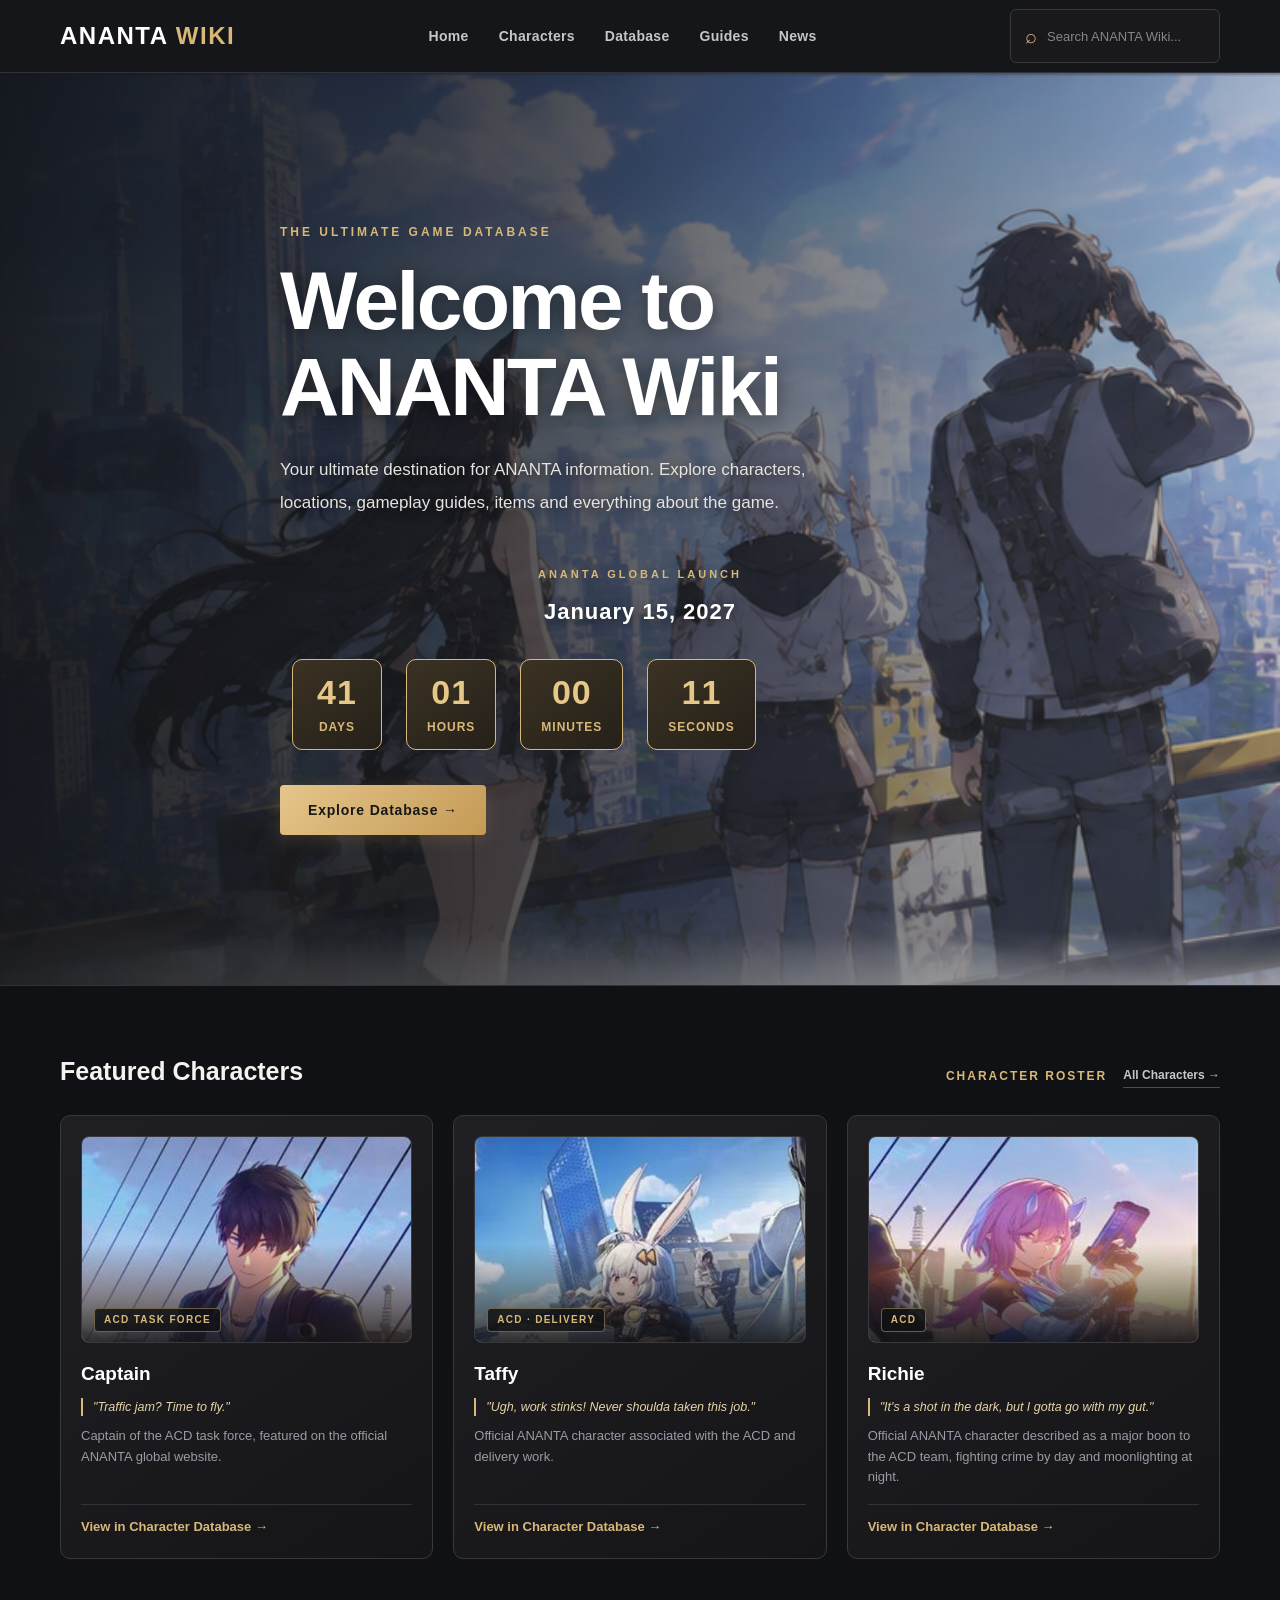
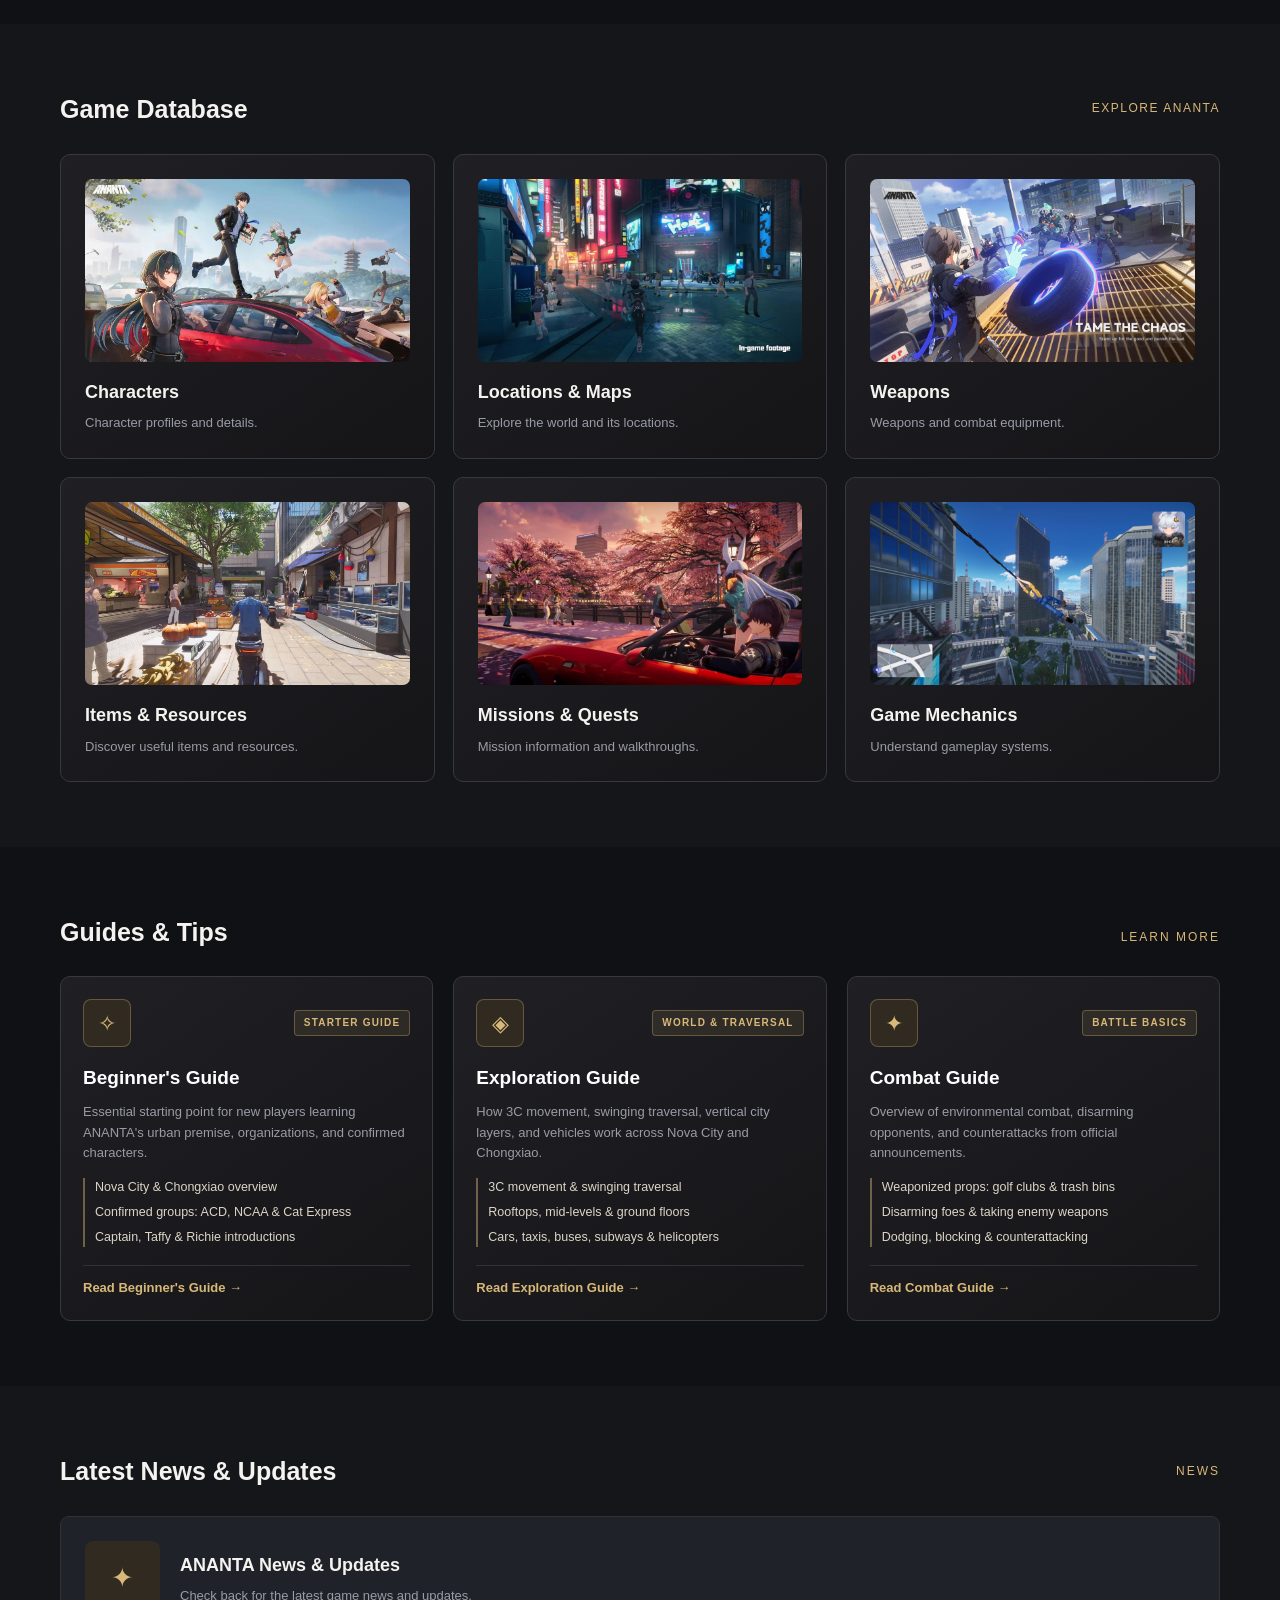
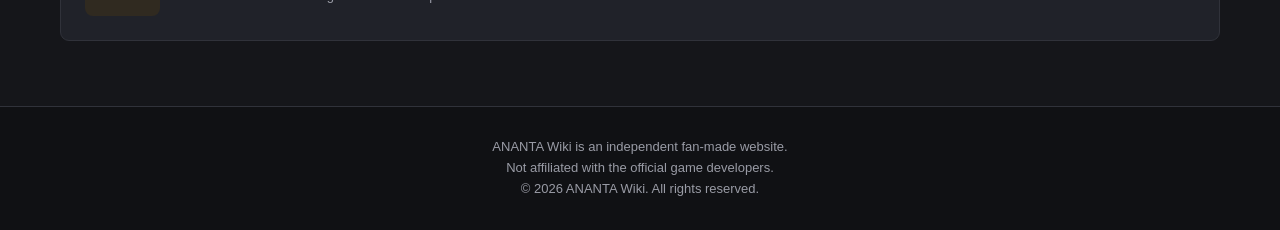
<file: index.html>
<!DOCTYPE html>
<html lang="en">
<head>
  <meta charset="UTF-8">
  <meta name="viewport" content="width=device-width, initial-scale=1.0">
  <meta name="description" content="ANANTA Wiki - Your ultimate guide to characters, locations, gameplay, guides and information.">
  <title>ANANTA Wiki - Game Database & Guides</title>
  <style>
    :root {
      --bg: #101114;
      --panel: #191b20;
      --panel2: #202229;
      --gold: #d8b879;
      --text: #f4f3ef;
      --muted: #999ba5;
      --border: #30323a;
    }

    * { box-sizing: border-box; margin: 0; padding: 0; }

    html { scroll-behavior: smooth; }

    body {
      background: var(--bg);
      color: var(--text);
      font-family: Arial, Helvetica, sans-serif;
      line-height: 1.6;
    }

    a { color: inherit; text-decoration: none; }

    .container {
      width: min(1160px, 92%);
      margin: auto;
    }
.countdown-banner {
  background: transparent;
  border-bottom: none;
  text-align: center;
  padding: 15px 12px;
}

.countdown-title {
  color: #d8b879;
  font-size: 11px;
  font-weight: bold;
  letter-spacing: 3px;
  margin-bottom: 4px;
}

.countdown-date {
  color: #f4f3ef;
  font-size: 18px;
  font-weight: bold;
  margin-bottom: 5px;
}

#countdown {
  color: #d8b879;
  font-size: 15px;
  font-weight: bold;
  letter-spacing: 1px;
}
    .countdown-grid {
  display: flex;
  gap: 24px;
  margin: 30px 0 20px;
  flex-wrap: wrap;
}

.countdown-box {
  background: linear-gradient(145deg, #3b3223, #252019);
  border: 1px solid #d8b879;
  border-radius: 10px;
  padding: 12px 20px;
  text-align: center;
  min-width: 90px;
}

.countdown-box strong {
  display: block;
  color: #e5c787;
  font-size: 34px;
  font-weight: 800;
  line-height: 1.2;
}

.countdown-box span {
  display: block;
  color: #d8b879;
  font-size: 12px;
  margin-top: 5px;
  letter-spacing: 1px;
}
    header {
      background: #15161a;
      border-bottom: 1px solid var(--border);
      position: sticky;
      top: 0;
      z-index: 10;
    }

    .navbar {
      min-height: 72px;
      display: flex;
      align-items: center;
      justify-content: space-between;
      gap: 24px;
    }

   .logo {
  font-size: 24px;
  font-weight: 800;
  letter-spacing: 1.5px;
  color: #ffffff;
  white-space: nowrap;
}

    .logo span { color: var(--gold); }

   nav {
  display: flex;
  align-items: center;
  gap: 30px;
  white-space: nowrap;
}

   nav a {
  color: #c6c6ca;
  font-size: 14px;
  font-weight: 600;
  letter-spacing: 0.3px;
  transition: color .2s;
  white-space: nowrap;
}

nav a:hover {
  color: var(--gold);
}

    nav a:hover { color: var(--gold); }
    .nav-search {
  display: flex;
  align-items: center;
  gap: 10px;
  width: 210px;
flex-shrink: 0;
  padding: 10px 14px;
  border: 1px solid #39383a;
  border-radius: 6px;
  background: #19191c;
  color: var(--gold);
}

.nav-search span {
  font-size: 20px;
}

.nav-search input {
  width: 100%;
  border: none;
  outline: none;
  background: transparent;
  color: #ffffff;
  font-size: 13px;
}

.nav-search input::placeholder {
  color: #85858b;
}

    .hero {
      min-height: 520px;
      display: flex;
      align-items: center;
     background:
 linear-gradient(90deg, rgba(16,17,20,.92) 0%, rgba(16,17,20,.68) 45%, rgba(16,17,20,.18) 100%),
  url("ananta_hero_background_preview.png") center 50% / cover no-repeat;
      border-bottom: 1px solid var(--border);
    }

   .hero-content {
  padding: 85px 0;
  max-width: 720px;
  width: 100%;
}

    .eyebrow {
      color: var(--gold);
      font-size: 12px;
      font-weight: bold;
      letter-spacing: 3px;
      margin-bottom: 16px;
    }

h1 {
  font-size: clamp(52px, 7.5vw, 82px);
  line-height: 1.05;
  margin-bottom: 24px;
  letter-spacing: -2.5px;
  font-weight: 800;
  color: #ffffff;
  text-shadow: 0 3px 20px rgba(0, 0, 0, 0.5);
}

 .hero p {
  color: #e5e3df;
  max-width: 560px;
  font-size: 17px;
  line-height: 1.9;
  margin-bottom: 32px;
  text-shadow: 0 2px 12px rgba(0, 0, 0, 0.6);
}

    .button {
  display: inline-flex;
  align-items: center;
  justify-content: center;
  background: linear-gradient(135deg, #e5c58b, #c49a55);
  color: #171717;
  padding: 14px 28px;
  border-radius: 4px;
  font-size: 14px;
  font-weight: 800;
  letter-spacing: 0.8px;
  transition: all .25s ease;
  box-shadow: 0 4px 18px rgba(196, 154, 85, 0.2);
}

.button:hover {
  background: linear-gradient(135deg, #f0d9ad, #d8b879);
  transform: translateY(-2px);
  box-shadow: 0 7px 22px rgba(196, 154, 85, 0.3);
}

    section { padding: 65px 0; }

    .section-heading {
      display: flex;
      justify-content: space-between;
      align-items: center;
      margin-bottom: 25px;
      gap: 15px;
    }

    h2 { font-size: 25px; }

    .section-heading span {
      color: var(--gold);
      font-size: 12px;
      letter-spacing: 2px;
    }

    .cards {
      display: grid;
      grid-template-columns: repeat(3, 1fr);
      gap: 18px;
    }

    .card {
      background: var(--panel);
      border: 1px solid var(--border);
      border-radius: 9px;
      padding: 24px;
      transition: transform .2s, border-color .2s;
    }

    .card:hover {
      transform: translateY(-4px);
      border-color: var(--gold);
    }

    .card-icon {
      width: 48px;
      height: 48px;
      display: grid;
      place-items: center;
      background: #302a20;
      color: var(--gold);
      border-radius: 8px;
      font-size: 23px;
      margin-bottom: 17px;
    }

    .card h3 { font-size: 18px; margin-bottom: 7px; }

    .card p {
      font-size: 13px;
      color: var(--muted);
    }

    .database { background: #15161a; }

    .database .card { background: var(--panel2); }

    .search {
      display: flex;
      max-width: 550px;
      margin-top: 25px;
      background: var(--panel);
      border: 1px solid var(--border);
      border-radius: 6px;
      overflow: hidden;
    }

    .search input {
      flex: 1;
      min-width: 0;
      padding: 14px;
      background: transparent;
      border: 0;
      outline: 0;
      color: white;
      font-size: 14px;
    }

    .search button {
      padding: 0 20px;
      border: 0;
      background: var(--gold);
      font-weight: bold;
      cursor: pointer;
    }

    .news-card {
      display: flex;
      gap: 20px;
      align-items: center;
    }

    .news-icon {
      width: 75px;
      height: 75px;
      flex-shrink: 0;
      display: grid;
      place-items: center;
      background: #302a20;
      border-radius: 8px;
      color: var(--gold);
      font-size: 27px;
    }

    .news-card p {
      color: var(--muted);
      font-size: 13px;
      margin-top: 5px;
    }

    footer {
      border-top: 1px solid var(--border);
      padding: 30px 0;
      color: var(--muted);
      font-size: 13px;
      text-align: center;
    }

  .countdown-date {
  color: #ffffff;
  font-size: 22px;
  font-weight: 700;
  letter-spacing: 1px;
  margin: 10px 0 18px;
  text-shadow: 0 2px 10px rgba(0, 0, 0, 0.5);
}

@media (max-width: 768px) {
  .navbar {
    min-height: 68px;
    display: flex;
    flex-wrap: wrap;
    align-items: center;
    justify-content: space-between;
    gap: 12px;
    padding-top: 10px;
    padding-bottom: 10px;
  }

  .logo {
    font-size: 18px;
    flex-shrink: 0;
  }

  .nav-search {
    width: 150px;
    flex-shrink: 0;
    padding: 8px 10px;
  }

  nav {
    order: 3;
    width: 100%;
    justify-content: center;
    flex-wrap: wrap;
    gap: 16px;
  }

  .hero {
    min-height: 560px;
    background-size: cover;
    background-position: center, 72% center;
    background-repeat: no-repeat;
  }

  .hero-content {
    padding: 55px 0;
    max-width: 100%;
    width: 100%;
  }

  h1 {
    font-size: clamp(42px, 10vw, 58px);
    line-height: 1.08;
    letter-spacing: -1.5px;
  }

  .hero p {
    max-width: 100%;
    font-size: 15px;
    line-height: 1.7;
  }

  .countdown-banner {
    width: 100%;
    box-sizing: border-box;
    padding: 12px 0;
  }

  .countdown-date {
    font-size: 20px;
  }

  .countdown-grid {
    display: grid;
    grid-template-columns: repeat(4, minmax(0, 1fr));
    width: 100%;
    max-width: 100%;
    box-sizing: border-box;
    gap: 8px;
    margin: 25px 0 20px;
  }

  .countdown-box {
    display: block;
    width: 100%;
    min-width: 0;
    box-sizing: border-box;
    padding: 12px 2px;
  }

  .countdown-box strong {
    font-size: 20px;
  }

  .countdown-box span {
    font-size: 9px;
    letter-spacing: 0;
  }
}

@media (max-width: 420px) {
  .cards {
    grid-template-columns: 1fr;
  }

  .countdown-grid {
    gap: 5px;
  }

  .countdown-box {
    padding: 10px 1px;
  }

  .countdown-box strong {
    font-size: 18px;
  }

  .countdown-box span {
    font-size: 8px;
  }
}

/* Featured Characters */
#characters .section-heading {
  display: flex;
  justify-content: space-between;
  align-items: baseline;
  gap: 12px;
  margin-bottom: 24px;
  flex-wrap: wrap;
}

#characters .section-heading h2 {
  font-size: 25px;
  color: var(--text);
  font-weight: 700;
}

#characters .character-heading-right {
  display: flex;
  align-items: center;
  gap: 16px;
}

#characters .character-eyebrow {
  color: var(--gold);
  font-size: 12px;
  font-weight: 700;
  letter-spacing: 2px;
}

#characters .character-all-link {
  color: #c6c6ca;
  font-size: 12px;
  font-weight: 700;
  text-decoration: none;
  border-bottom: 1px solid rgba(216, 184, 121, 0.35);
  padding-bottom: 2px;
  transition: color 0.2s ease, border-color 0.2s ease;
}

#characters .character-all-link:hover {
  color: var(--gold);
  border-color: var(--gold);
}

#characters .cards {
  display: grid;
  grid-template-columns: repeat(3, minmax(0, 1fr));
  gap: 20px;
  align-items: stretch;
}

#characters .card {
  display: flex;
  flex-direction: column;
  height: 100%;
  min-height: 0;
  padding: 20px;
  background: linear-gradient(145deg, #202024, #151518);
  border: 1px solid #39383a;
  border-radius: 10px;
  text-decoration: none;
  color: inherit;
  transition: transform 0.2s ease, border-color 0.2s ease;
}

#characters .card:hover {
  transform: translateY(-4px);
  border-color: var(--gold);
}

#characters .character-media {
  position: relative;
  width: 100%;
  aspect-ratio: 16 / 10;
  border-radius: 8px;
  overflow: hidden;
  border: 1px solid #39383a;
  margin-bottom: 16px;
  background: #141519;
}

#characters .character-media img {
  display: block;
  width: 100%;
  height: 100%;
  object-fit: cover;
}

#characters .character-media::after {
  content: "";
  position: absolute;
  inset: 0;
  background: linear-gradient(180deg, transparent 52%, rgba(16, 17, 20, 0.86) 100%);
  pointer-events: none;
}

#characters .character-role-badge {
  position: absolute;
  left: 12px;
  bottom: 10px;
  z-index: 1;
  display: inline-block;
  padding: 3px 9px;
  border-radius: 4px;
  background: rgba(16, 17, 20, 0.84);
  border: 1px solid rgba(216, 184, 121, 0.45);
  color: var(--gold);
  font-size: 10px;
  font-weight: 700;
  letter-spacing: 1.3px;
  text-transform: uppercase;
}

#characters .character-name {
  font-size: 19px;
  font-weight: 700;
  color: #ffffff;
  margin-bottom: 8px;
}

#characters .character-tagline {
  font-size: 12.5px;
  font-style: italic;
  color: #e6d3aa;
  border-left: 2px solid var(--gold);
  padding-left: 10px;
  margin-bottom: 10px;
  line-height: 1.45;
}

#characters .character-desc {
  font-size: 13px;
  color: var(--muted);
  line-height: 1.6;
  margin-bottom: 16px;
  flex: 1;
}

#characters .character-cta {
  display: inline-flex;
  align-items: center;
  gap: 6px;
  width: 100%;
  margin-top: auto;
  padding-top: 12px;
  border-top: 1px solid var(--border);
  font-size: 13px;
  font-weight: 700;
  color: var(--gold);
  white-space: nowrap;
}

@media (max-width: 768px) {
  #characters .cards {
    grid-template-columns: repeat(2, minmax(0, 1fr));
    gap: 14px;
  }

  #characters .card {
    min-width: 0;
  }
}

@media (max-width: 520px) {
  #characters .section-heading {
    flex-direction: column;
    align-items: flex-start;
    gap: 6px;
    margin-bottom: 18px;
  }

  #characters .section-heading h2 {
    font-size: 22px;
    line-height: 1.2;
    letter-spacing: -0.2px;
  }

  #characters .character-heading-right {
    width: 100%;
    justify-content: space-between;
    gap: 12px;
  }

  #characters .character-eyebrow {
    font-size: 11px;
    letter-spacing: 1.8px;
  }

  #characters .cards {
    grid-template-columns: 1fr;
    gap: 14px;
  }
}

/* Game Database */
#database .cards {
  display: grid;
  grid-template-columns: repeat(3, minmax(0, 1fr));
  gap: 18px;
}

#database .card {
  min-height: 190px;
  padding: 24px;
  background: linear-gradient(145deg, #202024, #151518);
  border: 1px solid #39383a;
  border-radius: 10px;
  transition: transform .2s, border-color .2s;
}

#database .card:hover {
  transform: translateY(-4px);
  border-color: var(--gold);
}

@media (max-width: 768px) {
  #database .cards {
    grid-template-columns: repeat(2, minmax(0, 1fr));
    gap: 12px;
  }

  #database .card {
    min-height: 180px;
    padding: 18px;
  }

  #database .card h3 {
    font-size: 15px;
  }

  #database .card p {
    font-size: 12px;
    line-height: 1.6;
  }
}

@media (max-width: 420px) {
  #database .cards {
    grid-template-columns: 1fr;
  }
}

/* Game Database */
#database .cards {
  display: grid;
  grid-template-columns: repeat(3, minmax(0, 1fr));
  gap: 18px;
}

#database .card {
  min-height: 190px;
  padding: 24px;
  background: linear-gradient(145deg, #202024, #151518);
  border: 1px solid #39383a;
  border-radius: 10px;
  transition: transform .2s, border-color .2s;
}

#database .card:hover {
  transform: translateY(-4px);
  border-color: var(--gold);
}

@media (max-width: 768px) {
  #database .cards {
    grid-template-columns: repeat(2, minmax(0, 1fr));
    gap: 12px;
  }

  #database .card {
    min-height: 180px;
    padding: 18px;
  }

  #database .card h3 {
    font-size: 15px;
  }

  #database .card p {
    font-size: 12px;
    line-height: 1.6;
  }
}

@media (max-width: 420px) {
  #database .cards {
    grid-template-columns: 1fr;
  }
}

/* Game Database Heading */
#database .section-heading {
  display: flex;
  align-items: center;
  justify-content: space-between;
  gap: 10px;
  flex-wrap: nowrap;
}

#database .section-heading h2 {
  color: #f4f3ef;
  white-space: nowrap;
}

#database .section-heading span {
  color: var(--gold);
  white-space: nowrap;
  letter-spacing: 1.5px;
}

@media (max-width: 768px) {
  #database .section-heading h2 {
    font-size: clamp(18px, 4.5vw, 22px);
  }

  #database .section-heading span {
    font-size: 9px;
    letter-spacing: 1px;
  }
}

/* Game Database Images */
#database .database-image {
  display: block;
  width: 100%;
  aspect-ratio: 16 / 9;
  object-fit: cover;
  border-radius: 7px;
  margin-bottom: 16px;
}

#database .database-cards .card {
  overflow: hidden;
}

@media (max-width: 768px) {
  #database .database-image {
    aspect-ratio: 16 / 9;
    margin-bottom: 12px;
  }
}

@media (max-width: 420px) {
  #database .database-image {
    aspect-ratio: 16 / 9;
  }
}

/* Guides & Tips */
#guides .section-heading {
  display: flex;
  justify-content: space-between;
  align-items: baseline;
  gap: 12px;
  margin-bottom: 24px;
  flex-wrap: wrap;
}

#guides .section-heading h2 {
  font-size: 25px;
  color: var(--text);
  font-weight: 700;
}

#guides .cards {
  display: grid;
  grid-template-columns: repeat(3, minmax(0, 1fr));
  gap: 20px;
  align-items: stretch;
}

#guides .card {
  display: flex;
  flex-direction: column;
  height: 100%;
  min-height: 0;
  padding: 22px;
  background: linear-gradient(145deg, #202024, #151518);
  border: 1px solid #39383a;
  border-radius: 10px;
  text-decoration: none;
  color: inherit;
  transition: transform 0.2s ease, border-color 0.2s ease, box-shadow 0.2s ease;
}

#guides .card:hover {
  transform: translateY(-4px);
  border-color: var(--gold);
  box-shadow: 0 10px 26px rgba(0, 0, 0, 0.35);
}

#guides .guide-card-top {
  display: flex;
  align-items: center;
  justify-content: space-between;
  gap: 12px;
  margin-bottom: 16px;
}

#guides .guide-icon {
  width: 48px;
  height: 48px;
  flex-shrink: 0;
  display: grid;
  place-items: center;
  background: #302a20;
  border: 1px solid rgba(216, 184, 121, 0.32);
  border-radius: 8px;
  color: var(--gold);
  font-size: 22px;
}

#guides .guide-tag {
  display: inline-block;
  padding: 4px 9px;
  border-radius: 4px;
  background: rgba(216, 184, 121, 0.1);
  border: 1px solid rgba(216, 184, 121, 0.32);
  color: var(--gold);
  font-size: 10px;
  font-weight: 700;
  letter-spacing: 1.2px;
  text-transform: uppercase;
  white-space: nowrap;
}

#guides .guide-title {
  font-size: 19px;
  font-weight: 700;
  color: #ffffff;
  margin-bottom: 8px;
}

#guides .guide-desc {
  font-size: 13px;
  color: var(--muted);
  line-height: 1.6;
  margin-bottom: 14px;
}

#guides .guide-topics {
  list-style: none;
  display: flex;
  flex-direction: column;
  gap: 7px;
  margin-bottom: 18px;
  padding-left: 10px;
  border-left: 2px solid rgba(216, 184, 121, 0.45);
  flex: 1;
}

#guides .guide-topics li {
  font-size: 12.5px;
  color: #dcd6c8;
  line-height: 1.45;
}

#guides .guide-cta {
  display: inline-flex;
  align-items: center;
  gap: 6px;
  width: 100%;
  margin-top: auto;
  padding-top: 12px;
  border-top: 1px solid var(--border);
  font-size: 13px;
  font-weight: 700;
  color: var(--gold);
  white-space: nowrap;
}

@media (max-width: 768px) {
  #guides .cards {
    grid-template-columns: repeat(2, minmax(0, 1fr));
    gap: 14px;
  }

  #guides .card {
    min-width: 0;
    padding: 20px;
  }
}

@media (max-width: 520px) {
  #guides .section-heading {
    flex-direction: column;
    align-items: flex-start;
    gap: 6px;
    margin-bottom: 18px;
  }

  #guides .section-heading h2 {
    font-size: 22px;
    line-height: 1.2;
    letter-spacing: -0.2px;
  }

  #guides .section-heading span {
    font-size: 11px;
    letter-spacing: 1.8px;
  }

  #guides .cards {
    grid-template-columns: 1fr;
    gap: 14px;
  }
}

  </style>
</head>

<body>

</div>
<header>
  <div class="container navbar">
    <a href="#" class="logo">ANANTA <span>WIKI</span></a>

    <nav>
      <a href="#home">Home</a>
      <a href="#characters">Characters</a>
      <a href="#database">Database</a>
      <a href="#guides">Guides</a>
      <a href="#news">News</a>
    </nav>

    <div class="nav-search">
      <span>⌕</span>
      <input type="search" placeholder="Search ANANTA Wiki...">
    </div>
  </div>
</header>

<main>
  <section class="hero" id="home">
    <div class="container hero-content">
      <div class="eyebrow">THE ULTIMATE GAME DATABASE</div>
      <h1>Welcome to<br>ANANTA Wiki</h1>
      <p>
        Your ultimate destination for ANANTA information.
        Explore characters, locations, gameplay guides,
        items and everything about the game.
      </p>
 <div class="countdown-banner">
  <div class="countdown-title">
    ANANTA GLOBAL LAUNCH
  </div>

  <div class="countdown-date">
    January 15, 2027
  </div>

  <div id="countdown">
    <div class="countdown-grid">
      <div class="countdown-box">
        <strong id="days">00</strong>
        <span>DAYS</span>
      </div>

      <div class="countdown-box">
        <strong id="hours">00</strong>
        <span>HOURS</span>
      </div>

      <div class="countdown-box">
        <strong id="minutes">00</strong>
        <span>MINUTES</span>
      </div>

      <div class="countdown-box">
        <strong id="seconds">00</strong>
        <span>SECONDS</span>
      </div>
    </div>
  </div>
</div>

<a href="#database" class="button">Explore Database →</a>
    </div>
  </section>

  <section id="characters">
    <div class="container">
      <div class="section-heading">
        <h2>Featured Characters</h2>
        <div class="character-heading-right">
          <span class="character-eyebrow">CHARACTER ROSTER</span>
          <a class="character-all-link" href="#database">All Characters →</a>
        </div>
      </div>

      <div class="cards">
        <a class="card" href="#database">
          <div class="character-media">
            <img src="images/characters/captain.jpg" alt="Captain — ACD Task Force" loading="lazy">
            <span class="character-role-badge">ACD Task Force</span>
          </div>
          <h3 class="character-name">Captain</h3>
          <p class="character-tagline">"Traffic jam? Time to fly."</p>
          <p class="character-desc">Captain of the ACD task force, featured on the official ANANTA global website.</p>
          <div class="character-cta"><span>View in Character Database →</span></div>
        </a>

        <a class="card" href="#database">
          <div class="character-media">
            <img src="images/characters/taffy.jpg" alt="Taffy — ANANTA ACD" loading="lazy">
            <span class="character-role-badge">ACD · Delivery</span>
          </div>
          <h3 class="character-name">Taffy</h3>
          <p class="character-tagline">"Ugh, work stinks! Never shoulda taken this job."</p>
          <p class="character-desc">Official ANANTA character associated with the ACD and delivery work.</p>
          <div class="character-cta"><span>View in Character Database →</span></div>
        </a>

        <a class="card" href="#database">
          <div class="character-media">
            <img src="images/characters/richie.jpg" alt="Richie — ANANTA ACD" loading="lazy">
            <span class="character-role-badge">ACD</span>
          </div>
          <h3 class="character-name">Richie</h3>
          <p class="character-tagline">"It's a shot in the dark, but I gotta go with my gut."</p>
          <p class="character-desc">Official ANANTA character described as a major boon to the ACD team, fighting crime by day and moonlighting at night.</p>
          <div class="character-cta"><span>View in Character Database →</span></div>
        </a>
      </div>
    </div>
  </section>

  <section class="database" id="database">
    <div class="container">
      <div class="section-heading">
        <h2>Game Database</h2>
        <span>EXPLORE ANANTA</span>
      </div>

   
      <div class="cards database-cards">
        <a class="card" href="#characters">
          <img class="database-image" src="database-characters.jfif" alt="ANANTA Characters" loading="lazy">
          <h3>Characters</h3>
          <p>Character profiles and details.</p>
        </a>

        <a class="card" href="#guides">
          <img class="database-image" src="database-locations.jfif" alt="ANANTA Locations and Maps" loading="lazy">
          <h3>Locations & Maps</h3>
          <p>Explore the world and its locations.</p>
        </a>

        <a class="card" href="#guides">
          <img class="database-image" src="database-weapons.jfif" alt="ANANTA Weapons" loading="lazy">
          <h3>Weapons</h3>
          <p>Weapons and combat equipment.</p>
        </a>

        <a class="card" href="#guides">
          <img class="database-image" src="database-items.jfif" alt="ANANTA Items and Resources" loading="lazy">
          <h3>Items & Resources</h3>
          <p>Discover useful items and resources.</p>
        </a>

        <a class="card" href="#guides">
          <img class="database-image" src="database-missions.jfif" alt="ANANTA Missions and Quests" loading="lazy">
          <h3>Missions & Quests</h3>
          <p>Mission information and walkthroughs.</p>
        </a>

        <a class="card" href="#guides">
          <img class="database-image" src="database-mechanics.jfif" alt="ANANTA Game Mechanics" loading="lazy">
          <h3>Game Mechanics</h3>
          <p>Understand gameplay systems.</p>
        </a>
      </div>
    </div>
  </section>

  <section id="guides">
    <div class="container">
      <div class="section-heading">
        <h2>Guides &amp; Tips</h2>
        <span>LEARN MORE</span>
      </div>

      <div class="cards">
        <a class="card" href="guides/beginners-guide.html">
          <div class="guide-card-top">
            <div class="guide-icon" aria-hidden="true">✧</div>
            <span class="guide-tag">Starter Guide</span>
          </div>
          <h3 class="guide-title">Beginner's Guide</h3>
          <p class="guide-desc">Essential starting point for new players learning ANANTA's urban premise, organizations, and confirmed characters.</p>
          <ul class="guide-topics">
            <li>Nova City &amp; Chongxiao overview</li>
            <li>Confirmed groups: ACD, NCAA &amp; Cat Express</li>
            <li>Captain, Taffy &amp; Richie introductions</li>
          </ul>
          <div class="guide-cta"><span>Read Beginner's Guide →</span></div>
        </a>

        <a class="card" href="guides/exploration-guide.html">
          <div class="guide-card-top">
            <div class="guide-icon" aria-hidden="true">◈</div>
            <span class="guide-tag">World &amp; Traversal</span>
          </div>
          <h3 class="guide-title">Exploration Guide</h3>
          <p class="guide-desc">How 3C movement, swinging traversal, vertical city layers, and vehicles work across Nova City and Chongxiao.</p>
          <ul class="guide-topics">
            <li>3C movement &amp; swinging traversal</li>
            <li>Rooftops, mid-levels &amp; ground floors</li>
            <li>Cars, taxis, buses, subways &amp; helicopters</li>
          </ul>
          <div class="guide-cta"><span>Read Exploration Guide →</span></div>
        </a>

        <a class="card" href="guides/combat-guide.html">
          <div class="guide-card-top">
            <div class="guide-icon" aria-hidden="true">✦</div>
            <span class="guide-tag">Battle Basics</span>
          </div>
          <h3 class="guide-title">Combat Guide</h3>
          <p class="guide-desc">Overview of environmental combat, disarming opponents, and counterattacks from official announcements.</p>
          <ul class="guide-topics">
            <li>Weaponized props: golf clubs &amp; trash bins</li>
            <li>Disarming foes &amp; taking enemy weapons</li>
            <li>Dodging, blocking &amp; counterattacking</li>
          </ul>
          <div class="guide-cta"><span>Read Combat Guide →</span></div>
        </a>
      </div>
    </div>
  </section>

  <section class="database" id="news">
    <div class="container">
      <div class="section-heading">
        <h2>Latest News & Updates</h2>
        <span>NEWS</span>
      </div>

      <div class="card news-card">
        <div class="news-icon">✦</div>
        <div>
          <h3>ANANTA News & Updates</h3>
          <p>Check back for the latest game news and updates.</p>
        </div>
      </div>
    </div>
  </section>
</main>

<footer>
  <div class="container">
    <p>ANANTA Wiki is an independent fan-made website.</p>
    <p>Not affiliated with the official game developers.</p>
    <p>© 2026 ANANTA Wiki. All rights reserved.</p>
  </div>
</footer>
<script>
  const launchDate = new Date(2027, 0, 15, 0, 0, 0).getTime();

  function updateCountdown() {
  const now = new Date().getTime();
  const distance = launchDate - now;

  if (distance <= 0) {
    document.getElementById("countdown").textContent =
      "ANANTA IS NOW AVAILABLE!";
    return;
  }

  const days = Math.floor(distance / (1000 * 60 * 60 * 24));
  const hours = Math.floor((distance / (1000 * 60 * 60)) % 24);
  const minutes = Math.floor((distance / (1000 * 60)) % 60);
  const seconds = Math.floor((distance / 1000) % 60);

  document.getElementById("days").textContent = String(days).padStart(2, "0");
  document.getElementById("hours").textContent = String(hours).padStart(2, "0");
  document.getElementById("minutes").textContent = String(minutes).padStart(2, "0");
  document.getElementById("seconds").textContent = String(seconds).padStart(2, "0");
}

  updateCountdown();
  setInterval(updateCountdown, 1000);
</script>
</body>
</html>
</file>
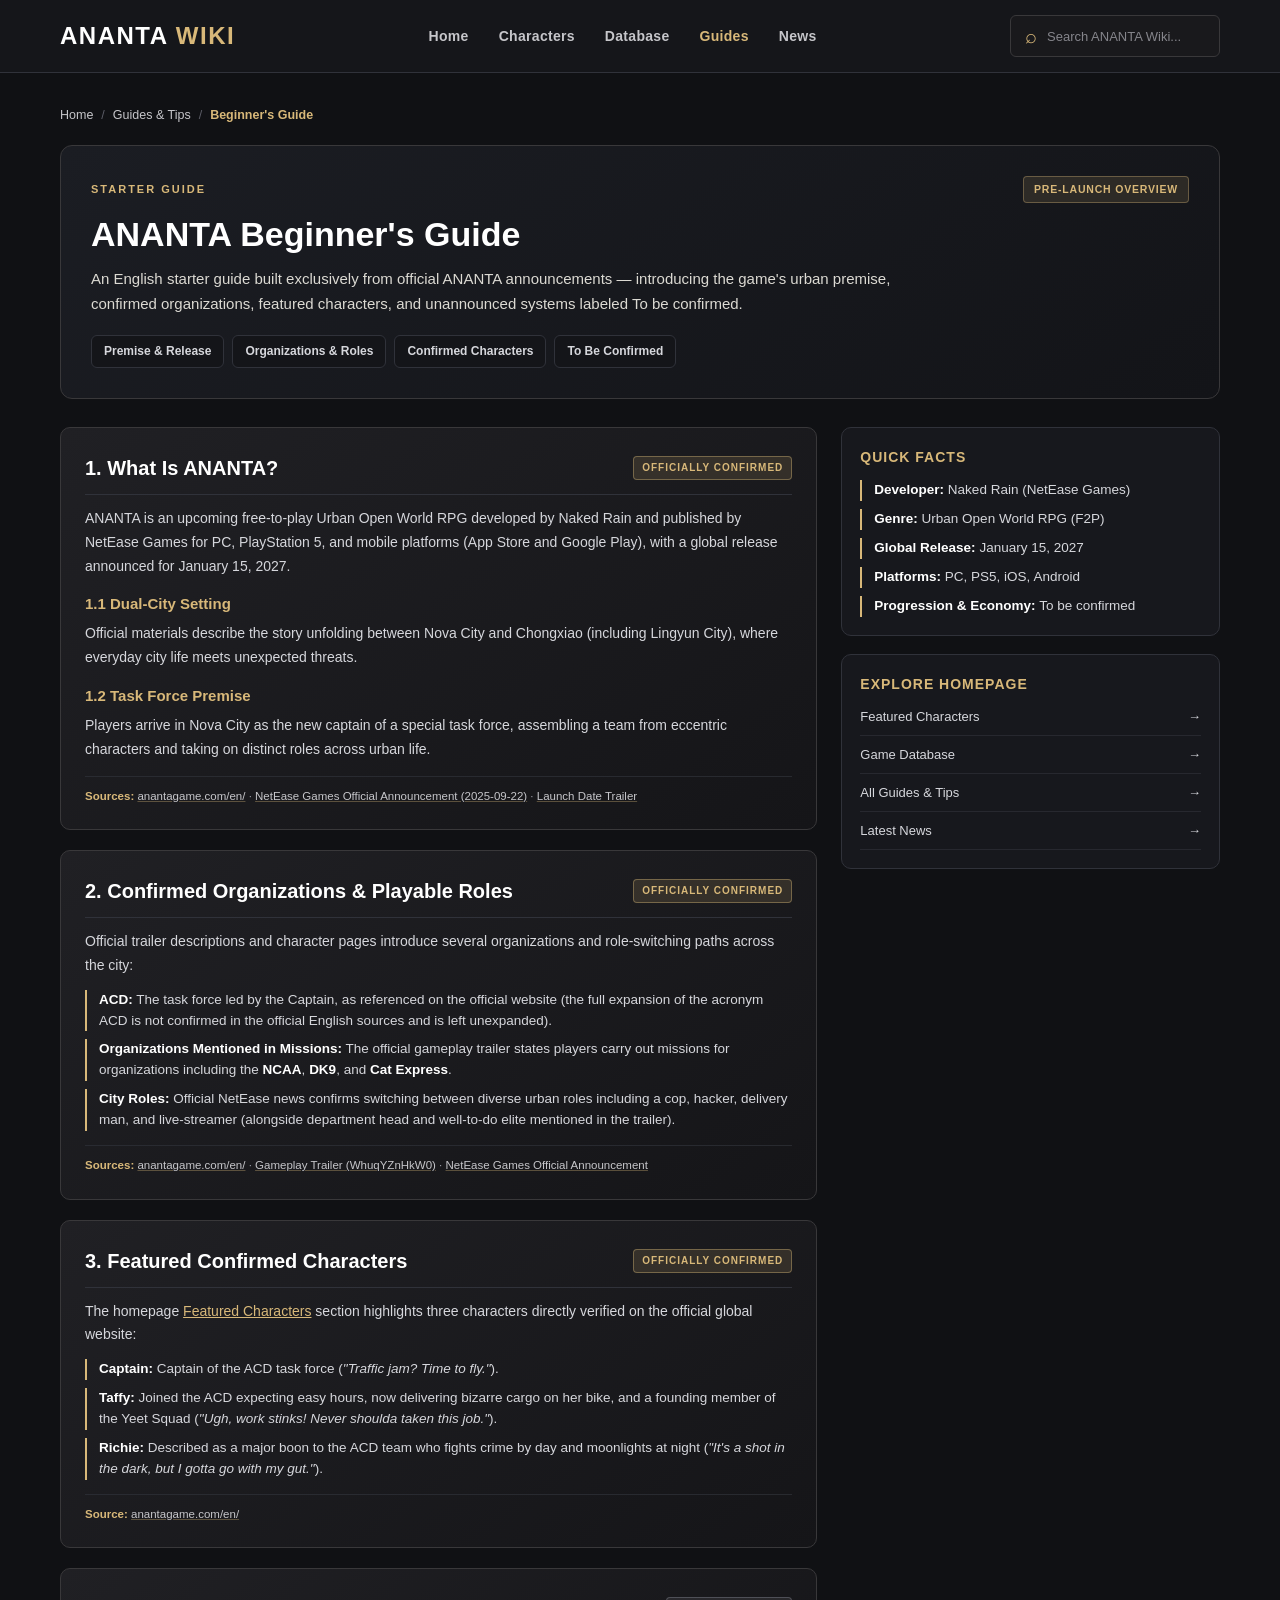
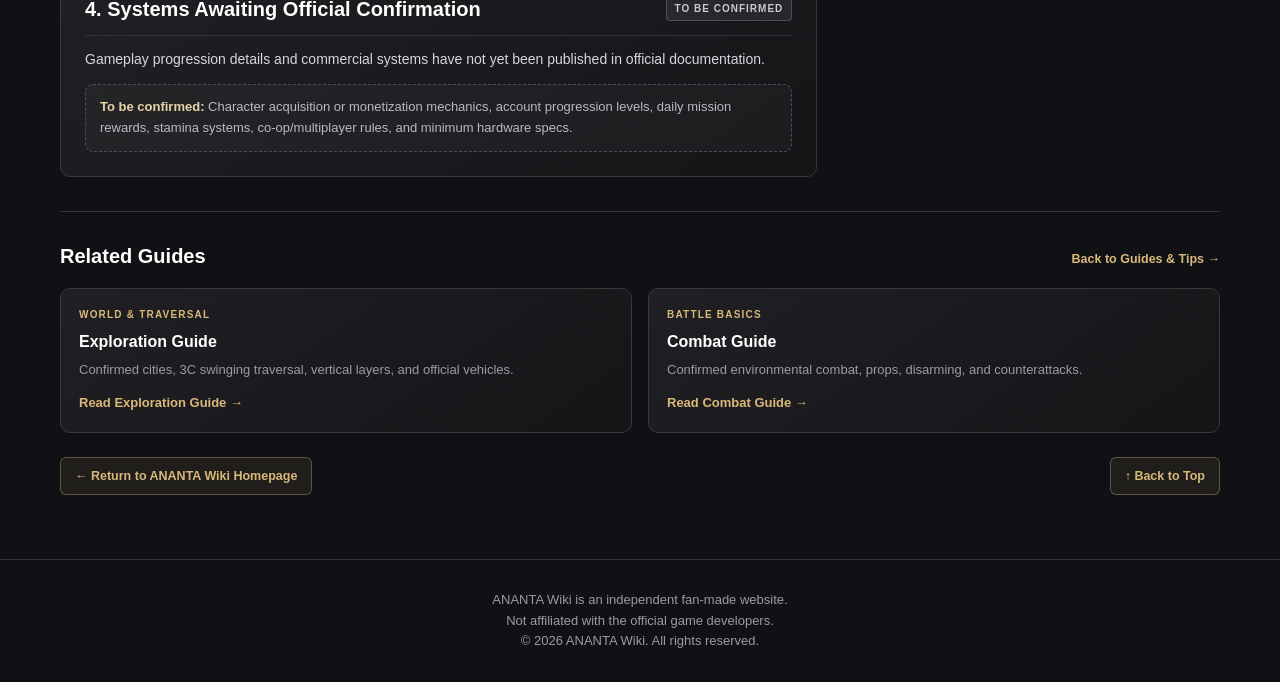
<file: guides/beginners-guide.html>
<!DOCTYPE html>
<html lang="en">
<head>
  <meta charset="UTF-8">
  <meta name="viewport" content="width=device-width, initial-scale=1.0">
  <meta name="description" content="Get started with ANANTA. Read officially confirmed details on Nova City, ACD, NCAA mission groups, featured characters, platforms, and pre-launch updates.">
  <link rel="canonical" href="https://anantawiki.app/guides/beginners-guide.html">
  <title>ANANTA Beginner's Guide — Organizations, Characters &amp; Starter Overview | ANANTA Wiki</title>
  <link rel="stylesheet" href="guides.css">
</head>
<body>
  <header>
    <div class="container navbar">
      <a href="../index.html" class="logo">ANANTA <span>WIKI</span></a>

      <nav class="primary-nav" aria-label="Primary">
        <a href="../index.html#home">Home</a>
        <a href="../index.html#characters">Characters</a>
        <a href="../index.html#database">Database</a>
        <a href="../index.html#guides" class="active-link">Guides</a>
        <a href="../index.html#news">News</a>
      </nav>

      <div class="nav-search">
        <span aria-hidden="true">⌕</span>
        <input type="search" aria-label="Search ANANTA Wiki" placeholder="Search ANANTA Wiki...">
      </div>
    </div>
  </header>

  <main class="guide-main" id="top">
    <div class="container">
      <nav class="breadcrumb" aria-label="Breadcrumb">
        <a href="../index.html">Home</a>
        <span class="sep" aria-hidden="true">/</span>
        <a href="../index.html#guides">Guides &amp; Tips</a>
        <span class="sep" aria-hidden="true">/</span>
        <span class="current" aria-current="page">Beginner's Guide</span>
      </nav>

      <section class="guide-hero">
        <div class="guide-hero-top">
          <span class="guide-eyebrow">Starter Guide</span>
          <span class="status-pill">Pre-Launch Overview</span>
        </div>
        <h1>ANANTA Beginner's Guide</h1>
        <p class="guide-intro">
          An English starter guide built exclusively from official ANANTA announcements — introducing the game's urban premise, confirmed organizations, featured characters, and unannounced systems labeled To be confirmed.
        </p>
        <div class="quick-nav-links">
          <a class="quick-pill" href="#sec-1">Premise &amp; Release</a>
          <a class="quick-pill" href="#sec-2">Organizations &amp; Roles</a>
          <a class="quick-pill" href="#sec-3">Confirmed Characters</a>
          <a class="quick-pill" href="#sec-4">To Be Confirmed</a>
        </div>
      </section>

      <div class="guide-layout">
        <div class="guide-article">
          <article class="content-card" id="sec-1">
            <div class="content-card-head">
              <h2>1. What Is ANANTA?</h2>
              <span class="badge-confirmed">Officially Confirmed</span>
            </div>
            <p>
              ANANTA is an upcoming free-to-play Urban Open World RPG developed by Naked Rain and published by NetEase Games for PC, PlayStation 5, and mobile platforms (App Store and Google Play), with a global release announced for January 15, 2027.
            </p>
            <h3>1.1 Dual-City Setting</h3>
            <p>
              Official materials describe the story unfolding between Nova City and Chongxiao (including Lingyun City), where everyday city life meets unexpected threats.
            </p>
            <h3>1.2 Task Force Premise</h3>
            <p>
              Players arrive in Nova City as the new captain of a special task force, assembling a team from eccentric characters and taking on distinct roles across urban life.
            </p>
            <div class="source-citation">
              <strong>Sources:</strong>
              <a href="https://www.anantagame.com/en/" target="_blank" rel="noopener noreferrer">anantagame.com/en/</a> ·
              <a href="https://www.neteasegames.com/news/20250922/37000_1260495.html" target="_blank" rel="noopener noreferrer">NetEase Games Official Announcement (2025-09-22)</a> ·
              <a href="https://www.youtube.com/watch?v=MM60juTPkSM" target="_blank" rel="noopener noreferrer">Launch Date Trailer</a>
            </div>
          </article>

          <article class="content-card" id="sec-2">
            <div class="content-card-head">
              <h2>2. Confirmed Organizations &amp; Playable Roles</h2>
              <span class="badge-confirmed">Officially Confirmed</span>
            </div>
            <p>
              Official trailer descriptions and character pages introduce several organizations and role-switching paths across the city:
            </p>
            <ul class="fact-list">
              <li><strong>ACD:</strong> The task force led by the Captain, as referenced on the official website (the full expansion of the acronym ACD is not confirmed in the official English sources and is left unexpanded).</li>
              <li><strong>Organizations Mentioned in Missions:</strong> The official gameplay trailer states players carry out missions for organizations including the <strong>NCAA</strong>, <strong>DK9</strong>, and <strong>Cat Express</strong>.</li>
              <li><strong>City Roles:</strong> Official NetEase news confirms switching between diverse urban roles including a cop, hacker, delivery man, and live-streamer (alongside department head and well-to-do elite mentioned in the trailer).</li>
            </ul>
            <div class="source-citation">
              <strong>Sources:</strong>
              <a href="https://www.anantagame.com/en/" target="_blank" rel="noopener noreferrer">anantagame.com/en/</a> ·
              <a href="https://www.youtube.com/watch?v=WhuqYZnHkW0" target="_blank" rel="noopener noreferrer">Gameplay Trailer (WhuqYZnHkW0)</a> ·
              <a href="https://www.neteasegames.com/news/20250922/37000_1260495.html" target="_blank" rel="noopener noreferrer">NetEase Games Official Announcement</a>
            </div>
          </article>

          <article class="content-card" id="sec-3">
            <div class="content-card-head">
              <h2>3. Featured Confirmed Characters</h2>
              <span class="badge-confirmed">Officially Confirmed</span>
            </div>
            <p>
              The homepage <a href="../index.html#characters" style="color: var(--gold); text-decoration: underline;">Featured Characters</a> section highlights three characters directly verified on the official global website:
            </p>
            <ul class="fact-list">
              <li><strong>Captain:</strong> Captain of the ACD task force (<em>"Traffic jam? Time to fly."</em>).</li>
              <li><strong>Taffy:</strong> Joined the ACD expecting easy hours, now delivering bizarre cargo on her bike, and a founding member of the Yeet Squad (<em>"Ugh, work stinks! Never shoulda taken this job."</em>).</li>
              <li><strong>Richie:</strong> Described as a major boon to the ACD team who fights crime by day and moonlights at night (<em>"It's a shot in the dark, but I gotta go with my gut."</em>).</li>
            </ul>
            <div class="source-citation">
              <strong>Source:</strong>
              <a href="https://www.anantagame.com/en/" target="_blank" rel="noopener noreferrer">anantagame.com/en/</a>
            </div>
          </article>

          <article class="content-card" id="sec-4">
            <div class="content-card-head">
              <h2>4. Systems Awaiting Official Confirmation</h2>
              <span class="badge-tbc">To Be Confirmed</span>
            </div>
            <p>
              Gameplay progression details and commercial systems have not yet been published in official documentation.
            </p>
            <div class="tbc-box">
              <strong>To be confirmed:</strong> Character acquisition or monetization mechanics, account progression levels, daily mission rewards, stamina systems, co-op/multiplayer rules, and minimum hardware specs.
            </div>
          </article>
        </div>

        <aside class="guide-sidebar">
          <div class="sidebar-card">
            <h3>Quick Facts</h3>
            <ul class="fact-list">
              <li><strong>Developer:</strong> Naked Rain (NetEase Games)</li>
              <li><strong>Genre:</strong> Urban Open World RPG (F2P)</li>
              <li><strong>Global Release:</strong> January 15, 2027</li>
              <li><strong>Platforms:</strong> PC, PS5, iOS, Android</li>
              <li><strong>Progression &amp; Economy:</strong> To be confirmed</li>
            </ul>
          </div>

          <div class="sidebar-card">
            <h3>Explore Homepage</h3>
            <ul class="sidebar-links">
              <li><a href="../index.html#characters">Featured Characters <span aria-hidden="true">→</span></a></li>
              <li><a href="../index.html#database">Game Database <span aria-hidden="true">→</span></a></li>
              <li><a href="../index.html#guides">All Guides &amp; Tips <span aria-hidden="true">→</span></a></li>
              <li><a href="../index.html#news">Latest News <span aria-hidden="true">→</span></a></li>
            </ul>
          </div>
        </aside>
      </div>

      <section class="related-section" aria-labelledby="related-heading">
        <div class="related-head">
          <h2 id="related-heading">Related Guides</h2>
          <a href="../index.html#guides">Back to Guides &amp; Tips →</a>
        </div>
        <div class="related-grid">
          <a class="related-card" href="exploration-guide.html">
            <span class="tag">World &amp; Traversal</span>
            <h3>Exploration Guide</h3>
            <p>Confirmed cities, 3C swinging traversal, vertical layers, and official vehicles.</p>
            <span class="go">Read Exploration Guide →</span>
          </a>
          <a class="related-card" href="combat-guide.html">
            <span class="tag">Battle Basics</span>
            <h3>Combat Guide</h3>
            <p>Confirmed environmental combat, props, disarming, and counterattacks.</p>
            <span class="go">Read Combat Guide →</span>
          </a>
        </div>
      </section>

      <div class="back-top-row">
        <a class="back-link" href="../index.html#guides">← Return to ANANTA Wiki Homepage</a>
        <a class="back-link" href="#top">↑ Back to Top</a>
      </div>
    </div>
  </main>

  <footer>
    <div class="container">
      <p>ANANTA Wiki is an independent fan-made website.</p>
      <p>Not affiliated with the official game developers.</p>
      <p>© 2026 ANANTA Wiki. All rights reserved.</p>
    </div>
  </footer>
</body>
</html>
</file>
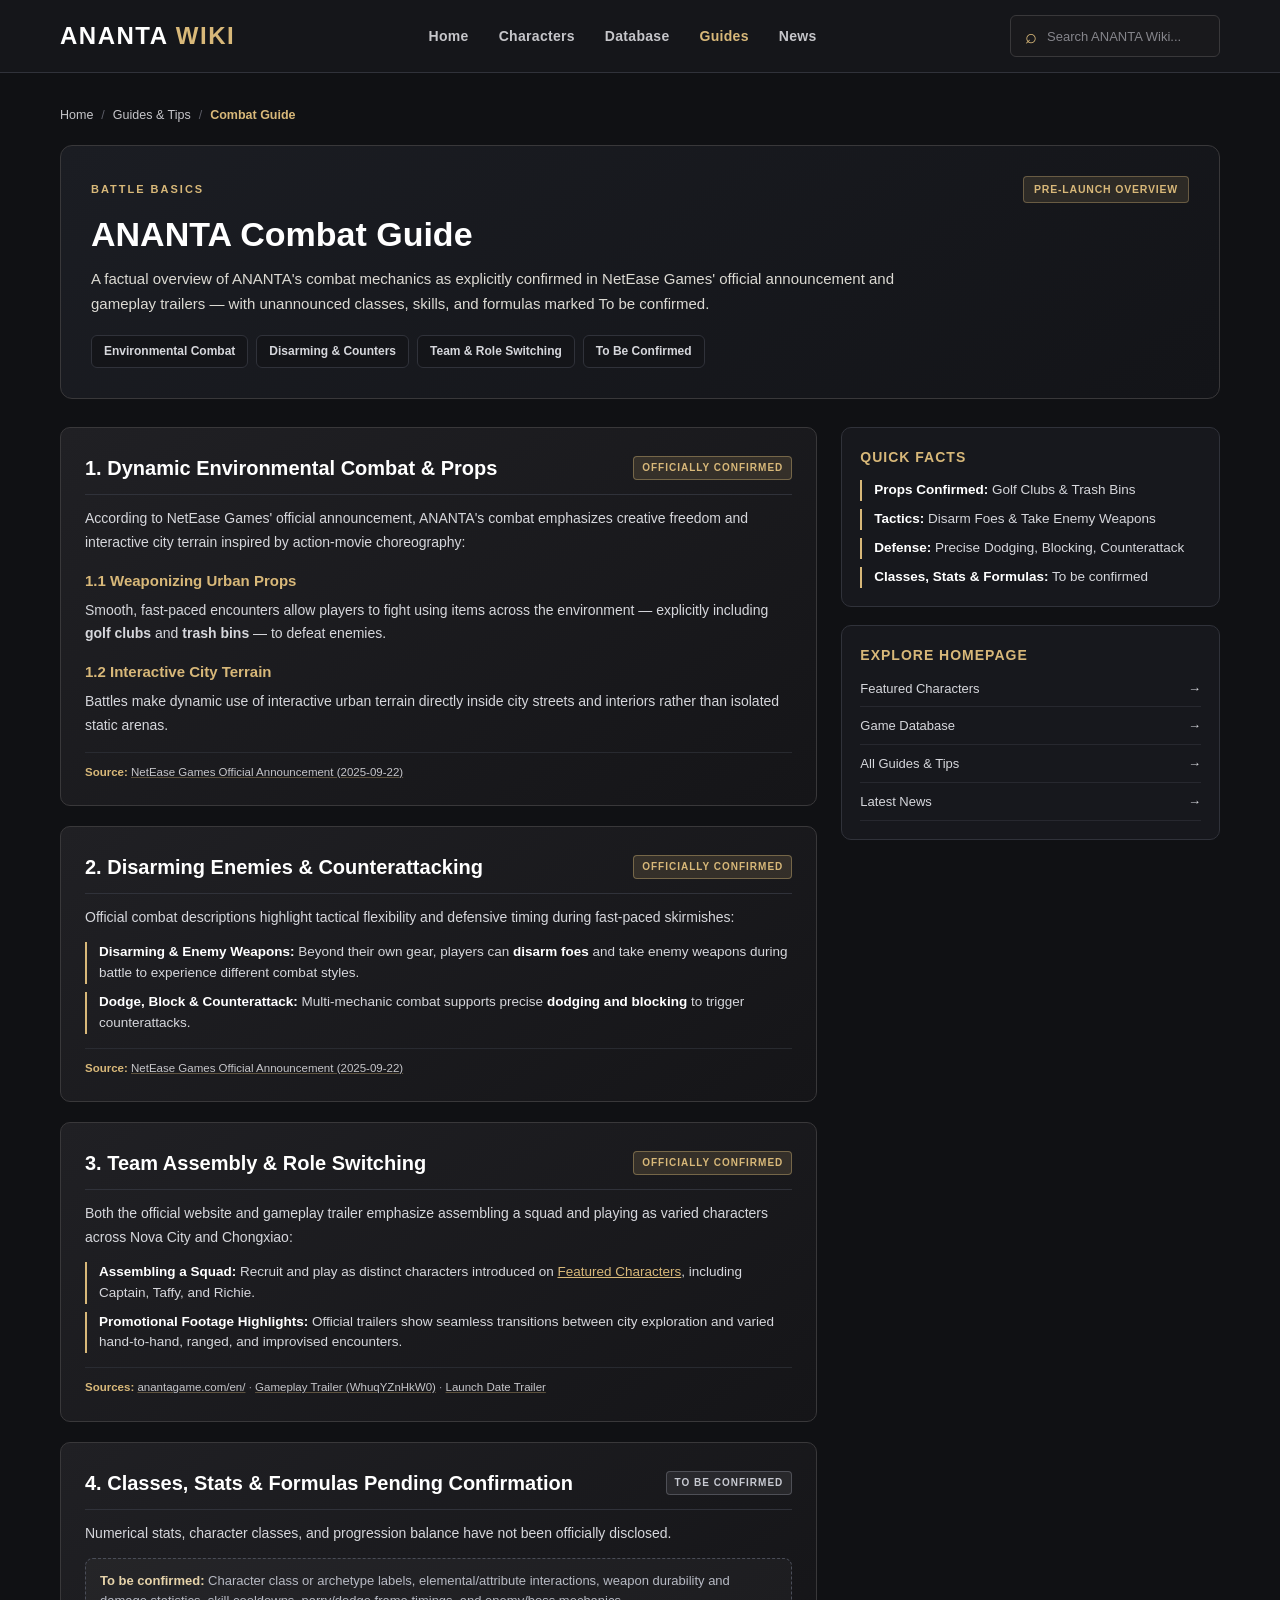
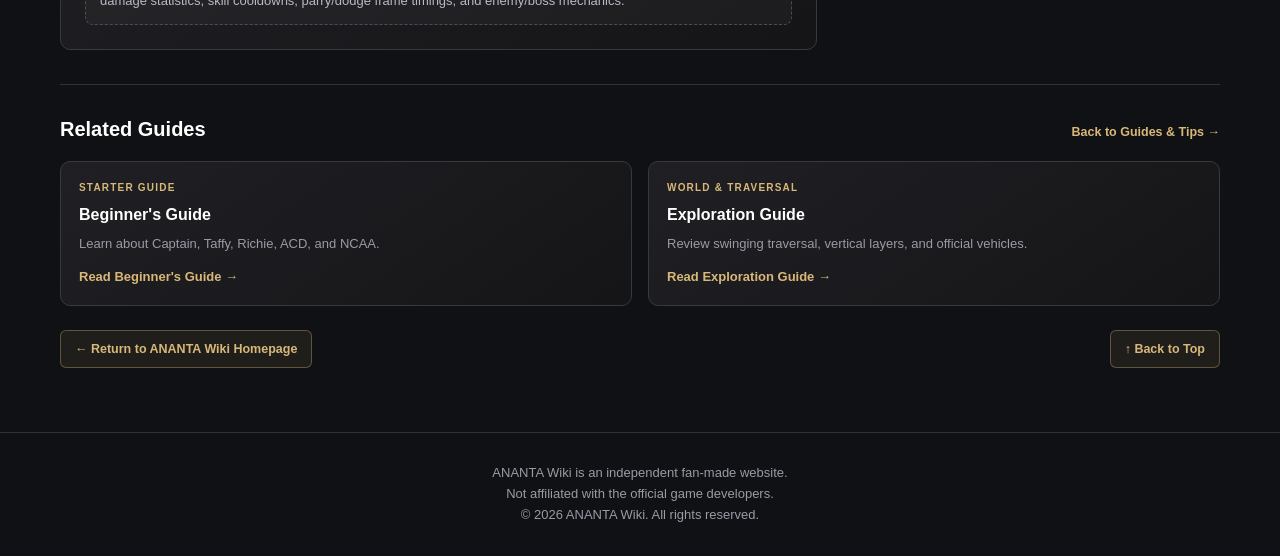
<file: guides/combat-guide.html>
<!DOCTYPE html>
<html lang="en">
<head>
  <meta charset="UTF-8">
  <meta name="viewport" content="width=device-width, initial-scale=1.0">
  <meta name="description" content="Read officially confirmed ANANTA combat highlights including environmental props (golf clubs and trash bins), enemy disarming, counterattacks, and mechanics to be confirmed.">
  <link rel="canonical" href="https://anantawiki.app/guides/combat-guide.html">
  <title>ANANTA Combat Guide — Environmental Combat, Disarming &amp; Previews | ANANTA Wiki</title>
  <link rel="stylesheet" href="guides.css">
</head>
<body>
  <header>
    <div class="container navbar">
      <a href="../index.html" class="logo">ANANTA <span>WIKI</span></a>

      <nav class="primary-nav" aria-label="Primary">
        <a href="../index.html#home">Home</a>
        <a href="../index.html#characters">Characters</a>
        <a href="../index.html#database">Database</a>
        <a href="../index.html#guides" class="active-link">Guides</a>
        <a href="../index.html#news">News</a>
      </nav>

      <div class="nav-search">
        <span aria-hidden="true">⌕</span>
        <input type="search" aria-label="Search ANANTA Wiki" placeholder="Search ANANTA Wiki...">
      </div>
    </div>
  </header>

  <main class="guide-main" id="top">
    <div class="container">
      <nav class="breadcrumb" aria-label="Breadcrumb">
        <a href="../index.html">Home</a>
        <span class="sep" aria-hidden="true">/</span>
        <a href="../index.html#guides">Guides &amp; Tips</a>
        <span class="sep" aria-hidden="true">/</span>
        <span class="current" aria-current="page">Combat Guide</span>
      </nav>

      <section class="guide-hero">
        <div class="guide-hero-top">
          <span class="guide-eyebrow">Battle Basics</span>
          <span class="status-pill">Pre-Launch Overview</span>
        </div>
        <h1>ANANTA Combat Guide</h1>
        <p class="guide-intro">
          A factual overview of ANANTA's combat mechanics as explicitly confirmed in NetEase Games' official announcement and gameplay trailers — with unannounced classes, skills, and formulas marked To be confirmed.
        </p>
        <div class="quick-nav-links">
          <a class="quick-pill" href="#sec-1">Environmental Combat</a>
          <a class="quick-pill" href="#sec-2">Disarming &amp; Counters</a>
          <a class="quick-pill" href="#sec-3">Team &amp; Role Switching</a>
          <a class="quick-pill" href="#sec-4">To Be Confirmed</a>
        </div>
      </section>

      <div class="guide-layout">
        <div class="guide-article">
          <article class="content-card" id="sec-1">
            <div class="content-card-head">
              <h2>1. Dynamic Environmental Combat &amp; Props</h2>
              <span class="badge-confirmed">Officially Confirmed</span>
            </div>
            <p>
              According to NetEase Games' official announcement, ANANTA's combat emphasizes creative freedom and interactive city terrain inspired by action-movie choreography:
            </p>
            <h3>1.1 Weaponizing Urban Props</h3>
            <p>
              Smooth, fast-paced encounters allow players to fight using items across the environment — explicitly including <strong>golf clubs</strong> and <strong>trash bins</strong> — to defeat enemies.
            </p>
            <h3>1.2 Interactive City Terrain</h3>
            <p>
              Battles make dynamic use of interactive urban terrain directly inside city streets and interiors rather than isolated static arenas.
            </p>
            <div class="source-citation">
              <strong>Source:</strong>
              <a href="https://www.neteasegames.com/news/20250922/37000_1260495.html" target="_blank" rel="noopener noreferrer">NetEase Games Official Announcement (2025-09-22)</a>
            </div>
          </article>

          <article class="content-card" id="sec-2">
            <div class="content-card-head">
              <h2>2. Disarming Enemies &amp; Counterattacking</h2>
              <span class="badge-confirmed">Officially Confirmed</span>
            </div>
            <p>
              Official combat descriptions highlight tactical flexibility and defensive timing during fast-paced skirmishes:
            </p>
            <ul class="fact-list">
              <li><strong>Disarming &amp; Enemy Weapons:</strong> Beyond their own gear, players can <strong>disarm foes</strong> and take enemy weapons during battle to experience different combat styles.</li>
              <li><strong>Dodge, Block &amp; Counterattack:</strong> Multi-mechanic combat supports precise <strong>dodging and blocking</strong> to trigger counterattacks.</li>
            </ul>
            <div class="source-citation">
              <strong>Source:</strong>
              <a href="https://www.neteasegames.com/news/20250922/37000_1260495.html" target="_blank" rel="noopener noreferrer">NetEase Games Official Announcement (2025-09-22)</a>
            </div>
          </article>

          <article class="content-card" id="sec-3">
            <div class="content-card-head">
              <h2>3. Team Assembly &amp; Role Switching</h2>
              <span class="badge-confirmed">Officially Confirmed</span>
            </div>
            <p>
              Both the official website and gameplay trailer emphasize assembling a squad and playing as varied characters across Nova City and Chongxiao:
            </p>
            <ul class="fact-list">
              <li><strong>Assembling a Squad:</strong> Recruit and play as distinct characters introduced on <a href="../index.html#characters" style="color: var(--gold); text-decoration: underline;">Featured Characters</a>, including Captain, Taffy, and Richie.</li>
              <li><strong>Promotional Footage Highlights:</strong> Official trailers show seamless transitions between city exploration and varied hand-to-hand, ranged, and improvised encounters.</li>
            </ul>
            <div class="source-citation">
              <strong>Sources:</strong>
              <a href="https://www.anantagame.com/en/" target="_blank" rel="noopener noreferrer">anantagame.com/en/</a> ·
              <a href="https://www.youtube.com/watch?v=WhuqYZnHkW0" target="_blank" rel="noopener noreferrer">Gameplay Trailer (WhuqYZnHkW0)</a> ·
              <a href="https://www.youtube.com/watch?v=MM60juTPkSM" target="_blank" rel="noopener noreferrer">Launch Date Trailer</a>
            </div>
          </article>

          <article class="content-card" id="sec-4">
            <div class="content-card-head">
              <h2>4. Classes, Stats &amp; Formulas Pending Confirmation</h2>
              <span class="badge-tbc">To Be Confirmed</span>
            </div>
            <p>
              Numerical stats, character classes, and progression balance have not been officially disclosed.
            </p>
            <div class="tbc-box">
              <strong>To be confirmed:</strong> Character class or archetype labels, elemental/attribute interactions, weapon durability and damage statistics, skill cooldowns, parry/dodge frame timings, and enemy/boss mechanics.
            </div>
          </article>
        </div>

        <aside class="guide-sidebar">
          <div class="sidebar-card">
            <h3>Quick Facts</h3>
            <ul class="fact-list">
              <li><strong>Props Confirmed:</strong> Golf Clubs &amp; Trash Bins</li>
              <li><strong>Tactics:</strong> Disarm Foes &amp; Take Enemy Weapons</li>
              <li><strong>Defense:</strong> Precise Dodging, Blocking, Counterattack</li>
              <li><strong>Classes, Stats &amp; Formulas:</strong> To be confirmed</li>
            </ul>
          </div>

          <div class="sidebar-card">
            <h3>Explore Homepage</h3>
            <ul class="sidebar-links">
              <li><a href="../index.html#characters">Featured Characters <span aria-hidden="true">→</span></a></li>
              <li><a href="../index.html#database">Game Database <span aria-hidden="true">→</span></a></li>
              <li><a href="../index.html#guides">All Guides &amp; Tips <span aria-hidden="true">→</span></a></li>
              <li><a href="../index.html#news">Latest News <span aria-hidden="true">→</span></a></li>
            </ul>
          </div>
        </aside>
      </div>

      <section class="related-section" aria-labelledby="related-heading">
        <div class="related-head">
          <h2 id="related-heading">Related Guides</h2>
          <a href="../index.html#guides">Back to Guides &amp; Tips →</a>
        </div>
        <div class="related-grid">
          <a class="related-card" href="beginners-guide.html">
            <span class="tag">Starter Guide</span>
            <h3>Beginner's Guide</h3>
            <p>Learn about Captain, Taffy, Richie, ACD, and NCAA.</p>
            <span class="go">Read Beginner's Guide →</span>
          </a>
          <a class="related-card" href="exploration-guide.html">
            <span class="tag">World &amp; Traversal</span>
            <h3>Exploration Guide</h3>
            <p>Review swinging traversal, vertical layers, and official vehicles.</p>
            <span class="go">Read Exploration Guide →</span>
          </a>
        </div>
      </section>

      <div class="back-top-row">
        <a class="back-link" href="../index.html#guides">← Return to ANANTA Wiki Homepage</a>
        <a class="back-link" href="#top">↑ Back to Top</a>
      </div>
    </div>
  </main>

  <footer>
    <div class="container">
      <p>ANANTA Wiki is an independent fan-made website.</p>
      <p>Not affiliated with the official game developers.</p>
      <p>© 2026 ANANTA Wiki. All rights reserved.</p>
    </div>
  </footer>
</body>
</html>
</file>
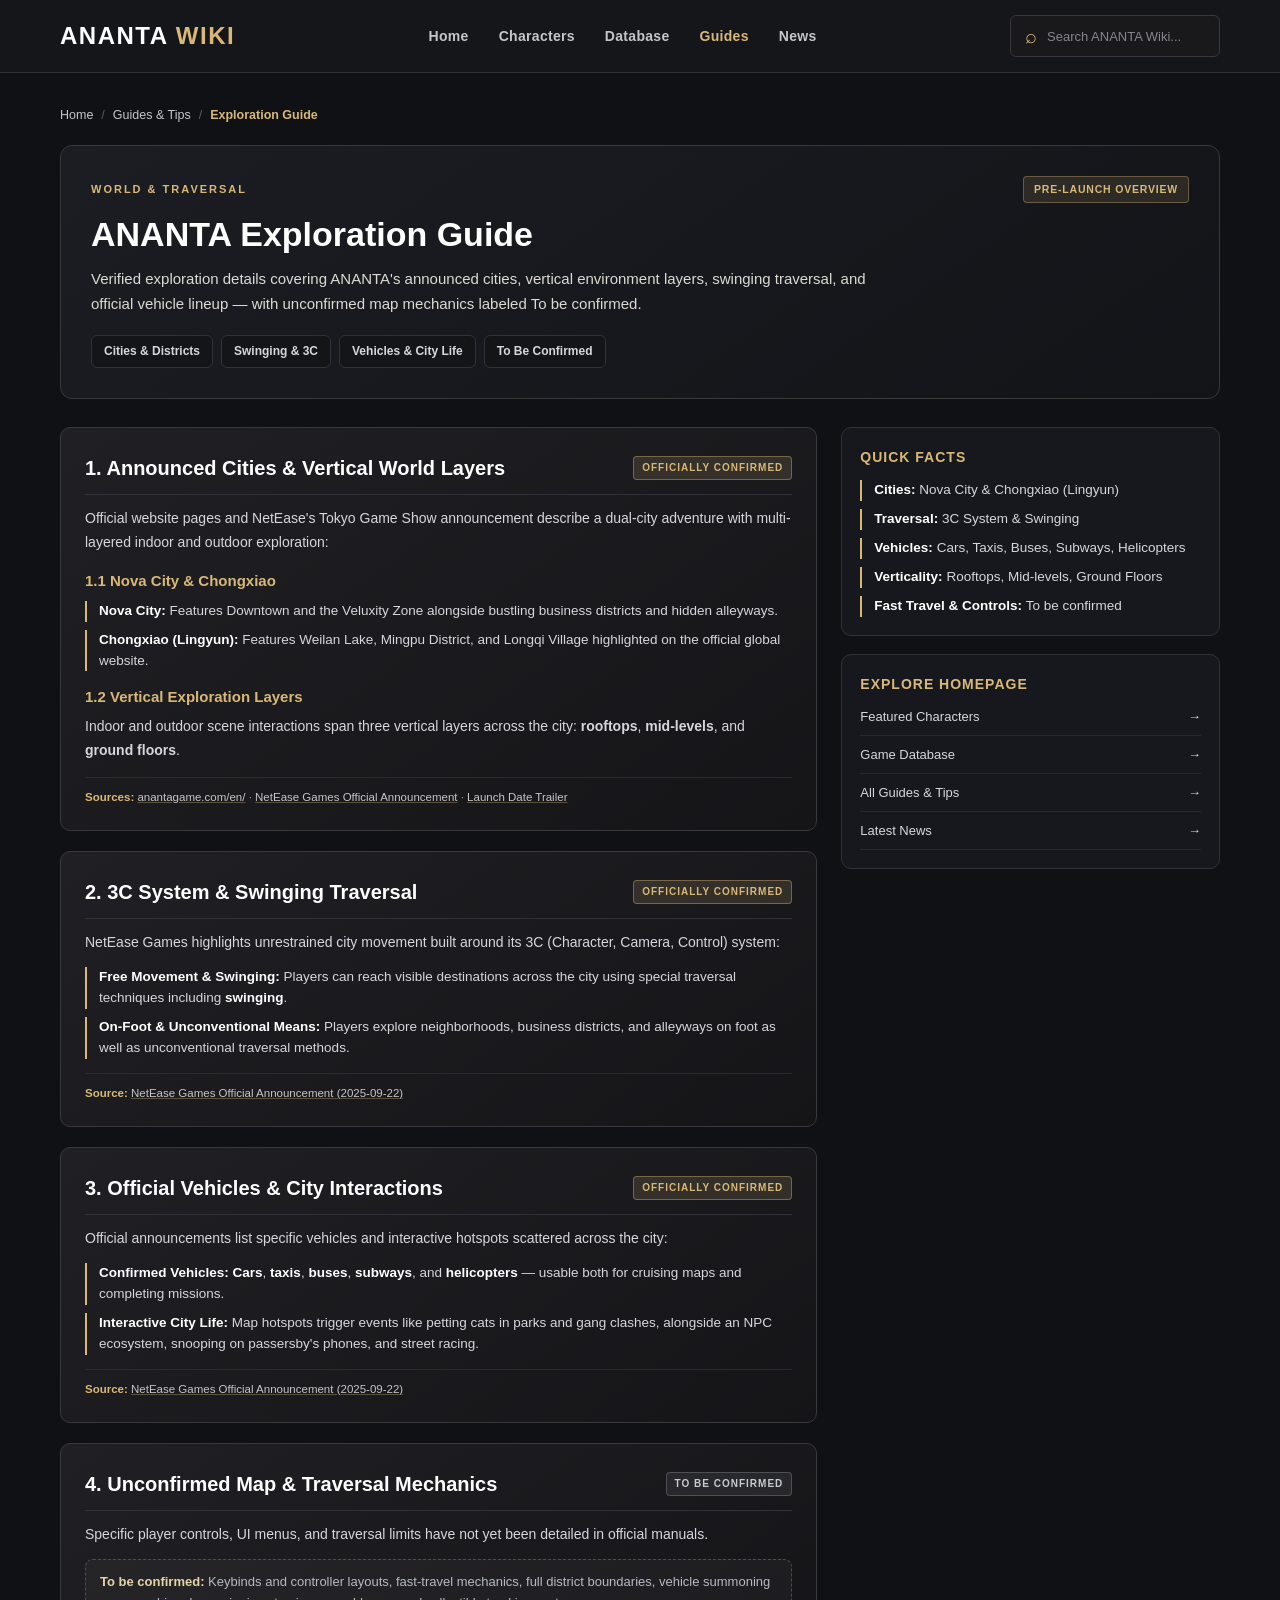
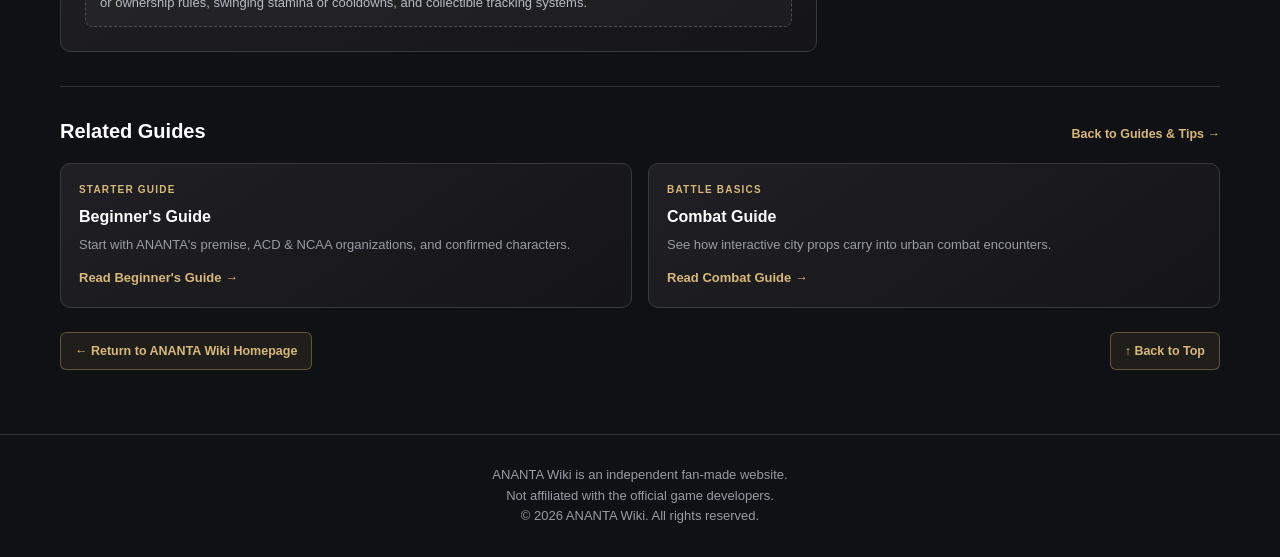
<file: guides/exploration-guide.html>
<!DOCTYPE html>
<html lang="en">
<head>
  <meta charset="UTF-8">
  <meta name="viewport" content="width=device-width, initial-scale=1.0">
  <meta name="description" content="Explore ANANTA's announced urban hubs (Nova City and Chongxiao), confirmed 3C swinging traversal, vertical layers, official vehicles, and map systems awaiting confirmation.">
  <link rel="canonical" href="https://anantawiki.app/guides/exploration-guide.html">
  <title>ANANTA Exploration Guide — Cities, 3C Swinging &amp; Vehicles | ANANTA Wiki</title>
  <link rel="stylesheet" href="guides.css">
</head>
<body>
  <header>
    <div class="container navbar">
      <a href="../index.html" class="logo">ANANTA <span>WIKI</span></a>

      <nav class="primary-nav" aria-label="Primary">
        <a href="../index.html#home">Home</a>
        <a href="../index.html#characters">Characters</a>
        <a href="../index.html#database">Database</a>
        <a href="../index.html#guides" class="active-link">Guides</a>
        <a href="../index.html#news">News</a>
      </nav>

      <div class="nav-search">
        <span aria-hidden="true">⌕</span>
        <input type="search" aria-label="Search ANANTA Wiki" placeholder="Search ANANTA Wiki...">
      </div>
    </div>
  </header>

  <main class="guide-main" id="top">
    <div class="container">
      <nav class="breadcrumb" aria-label="Breadcrumb">
        <a href="../index.html">Home</a>
        <span class="sep" aria-hidden="true">/</span>
        <a href="../index.html#guides">Guides &amp; Tips</a>
        <span class="sep" aria-hidden="true">/</span>
        <span class="current" aria-current="page">Exploration Guide</span>
      </nav>

      <section class="guide-hero">
        <div class="guide-hero-top">
          <span class="guide-eyebrow">World &amp; Traversal</span>
          <span class="status-pill">Pre-Launch Overview</span>
        </div>
        <h1>ANANTA Exploration Guide</h1>
        <p class="guide-intro">
          Verified exploration details covering ANANTA's announced cities, vertical environment layers, swinging traversal, and official vehicle lineup — with unconfirmed map mechanics labeled To be confirmed.
        </p>
        <div class="quick-nav-links">
          <a class="quick-pill" href="#sec-1">Cities &amp; Districts</a>
          <a class="quick-pill" href="#sec-2">Swinging &amp; 3C</a>
          <a class="quick-pill" href="#sec-3">Vehicles &amp; City Life</a>
          <a class="quick-pill" href="#sec-4">To Be Confirmed</a>
        </div>
      </section>

      <div class="guide-layout">
        <div class="guide-article">
          <article class="content-card" id="sec-1">
            <div class="content-card-head">
              <h2>1. Announced Cities &amp; Vertical World Layers</h2>
              <span class="badge-confirmed">Officially Confirmed</span>
            </div>
            <p>
              Official website pages and NetEase's Tokyo Game Show announcement describe a dual-city adventure with multi-layered indoor and outdoor exploration:
            </p>
            <h3>1.1 Nova City &amp; Chongxiao</h3>
            <ul class="fact-list">
              <li><strong>Nova City:</strong> Features Downtown and the Veluxity Zone alongside bustling business districts and hidden alleyways.</li>
              <li><strong>Chongxiao (Lingyun):</strong> Features Weilan Lake, Mingpu District, and Longqi Village highlighted on the official global website.</li>
            </ul>
            <h3>1.2 Vertical Exploration Layers</h3>
            <p>
              Indoor and outdoor scene interactions span three vertical layers across the city: <strong>rooftops</strong>, <strong>mid-levels</strong>, and <strong>ground floors</strong>.
            </p>
            <div class="source-citation">
              <strong>Sources:</strong>
              <a href="https://www.anantagame.com/en/" target="_blank" rel="noopener noreferrer">anantagame.com/en/</a> ·
              <a href="https://www.neteasegames.com/news/20250922/37000_1260495.html" target="_blank" rel="noopener noreferrer">NetEase Games Official Announcement</a> ·
              <a href="https://www.youtube.com/watch?v=MM60juTPkSM" target="_blank" rel="noopener noreferrer">Launch Date Trailer</a>
            </div>
          </article>

          <article class="content-card" id="sec-2">
            <div class="content-card-head">
              <h2>2. 3C System &amp; Swinging Traversal</h2>
              <span class="badge-confirmed">Officially Confirmed</span>
            </div>
            <p>
              NetEase Games highlights unrestrained city movement built around its 3C (Character, Camera, Control) system:
            </p>
            <ul class="fact-list">
              <li><strong>Free Movement &amp; Swinging:</strong> Players can reach visible destinations across the city using special traversal techniques including <strong>swinging</strong>.</li>
              <li><strong>On-Foot &amp; Unconventional Means:</strong> Players explore neighborhoods, business districts, and alleyways on foot as well as unconventional traversal methods.</li>
            </ul>
            <div class="source-citation">
              <strong>Source:</strong>
              <a href="https://www.neteasegames.com/news/20250922/37000_1260495.html" target="_blank" rel="noopener noreferrer">NetEase Games Official Announcement (2025-09-22)</a>
            </div>
          </article>

          <article class="content-card" id="sec-3">
            <div class="content-card-head">
              <h2>3. Official Vehicles &amp; City Interactions</h2>
              <span class="badge-confirmed">Officially Confirmed</span>
            </div>
            <p>
              Official announcements list specific vehicles and interactive hotspots scattered across the city:
            </p>
            <ul class="fact-list">
              <li><strong>Confirmed Vehicles:</strong> <strong>Cars</strong>, <strong>taxis</strong>, <strong>buses</strong>, <strong>subways</strong>, and <strong>helicopters</strong> — usable both for cruising maps and completing missions.</li>
              <li><strong>Interactive City Life:</strong> Map hotspots trigger events like petting cats in parks and gang clashes, alongside an NPC ecosystem, snooping on passersby's phones, and street racing.</li>
            </ul>
            <div class="source-citation">
              <strong>Source:</strong>
              <a href="https://www.neteasegames.com/news/20250922/37000_1260495.html" target="_blank" rel="noopener noreferrer">NetEase Games Official Announcement (2025-09-22)</a>
            </div>
          </article>

          <article class="content-card" id="sec-4">
            <div class="content-card-head">
              <h2>4. Unconfirmed Map &amp; Traversal Mechanics</h2>
              <span class="badge-tbc">To Be Confirmed</span>
            </div>
            <p>
              Specific player controls, UI menus, and traversal limits have not yet been detailed in official manuals.
            </p>
            <div class="tbc-box">
              <strong>To be confirmed:</strong> Keybinds and controller layouts, fast-travel mechanics, full district boundaries, vehicle summoning or ownership rules, swinging stamina or cooldowns, and collectible tracking systems.
            </div>
          </article>
        </div>

        <aside class="guide-sidebar">
          <div class="sidebar-card">
            <h3>Quick Facts</h3>
            <ul class="fact-list">
              <li><strong>Cities:</strong> Nova City &amp; Chongxiao (Lingyun)</li>
              <li><strong>Traversal:</strong> 3C System &amp; Swinging</li>
              <li><strong>Vehicles:</strong> Cars, Taxis, Buses, Subways, Helicopters</li>
              <li><strong>Verticality:</strong> Rooftops, Mid-levels, Ground Floors</li>
              <li><strong>Fast Travel &amp; Controls:</strong> To be confirmed</li>
            </ul>
          </div>

          <div class="sidebar-card">
            <h3>Explore Homepage</h3>
            <ul class="sidebar-links">
              <li><a href="../index.html#characters">Featured Characters <span aria-hidden="true">→</span></a></li>
              <li><a href="../index.html#database">Game Database <span aria-hidden="true">→</span></a></li>
              <li><a href="../index.html#guides">All Guides &amp; Tips <span aria-hidden="true">→</span></a></li>
              <li><a href="../index.html#news">Latest News <span aria-hidden="true">→</span></a></li>
            </ul>
          </div>
        </aside>
      </div>

      <section class="related-section" aria-labelledby="related-heading">
        <div class="related-head">
          <h2 id="related-heading">Related Guides</h2>
          <a href="../index.html#guides">Back to Guides &amp; Tips →</a>
        </div>
        <div class="related-grid">
          <a class="related-card" href="beginners-guide.html">
            <span class="tag">Starter Guide</span>
            <h3>Beginner's Guide</h3>
            <p>Start with ANANTA's premise, ACD &amp; NCAA organizations, and confirmed characters.</p>
            <span class="go">Read Beginner's Guide →</span>
          </a>
          <a class="related-card" href="combat-guide.html">
            <span class="tag">Battle Basics</span>
            <h3>Combat Guide</h3>
            <p>See how interactive city props carry into urban combat encounters.</p>
            <span class="go">Read Combat Guide →</span>
          </a>
        </div>
      </section>

      <div class="back-top-row">
        <a class="back-link" href="../index.html#guides">← Return to ANANTA Wiki Homepage</a>
        <a class="back-link" href="#top">↑ Back to Top</a>
      </div>
    </div>
  </main>

  <footer>
    <div class="container">
      <p>ANANTA Wiki is an independent fan-made website.</p>
      <p>Not affiliated with the official game developers.</p>
      <p>© 2026 ANANTA Wiki. All rights reserved.</p>
    </div>
  </footer>
</body>
</html>
</file>
<file: guides/guides.css>
:root {
  --bg: #101114;
  --panel: #191b20;
  --panel2: #202229;
  --gold: #d8b879;
  --text: #f4f3ef;
  --muted: #999ba5;
  --border: #30323a;
  --card-border: #39383a;
}

* {
  box-sizing: border-box;
  margin: 0;
  padding: 0;
}

html {
  scroll-behavior: smooth;
}

body {
  background: var(--bg);
  color: var(--text);
  font-family: Arial, Helvetica, sans-serif;
  line-height: 1.6;
}

a {
  color: inherit;
  text-decoration: none;
}

a:focus-visible,
button:focus-visible,
input:focus-visible {
  outline: 2px solid var(--gold);
  outline-offset: 2px;
}

.container {
  width: min(1160px, 92%);
  margin: auto;
}

/* Header matching index.html */
header {
  background: #15161a;
  border-bottom: 1px solid var(--border);
  position: sticky;
  top: 0;
  z-index: 10;
}

.navbar {
  min-height: 72px;
  display: flex;
  align-items: center;
  justify-content: space-between;
  gap: 24px;
}

.logo {
  font-size: 24px;
  font-weight: 800;
  letter-spacing: 1.5px;
  color: #ffffff;
  white-space: nowrap;
}

.logo span {
  color: var(--gold);
}

nav.primary-nav {
  display: flex;
  align-items: center;
  gap: 30px;
  white-space: nowrap;
}

nav.primary-nav a {
  color: #c6c6ca;
  font-size: 14px;
  font-weight: 600;
  letter-spacing: 0.3px;
  transition: color 0.2s;
  white-space: nowrap;
}

nav.primary-nav a:hover,
nav.primary-nav a.active-link {
  color: var(--gold);
}

.nav-search {
  display: flex;
  align-items: center;
  gap: 10px;
  width: 210px;
  flex-shrink: 0;
  padding: 10px 14px;
  border: 1px solid #39383a;
  border-radius: 6px;
  background: #19191c;
  color: var(--gold);
}

.nav-search span {
  font-size: 20px;
  line-height: 1;
}

.nav-search input {
  width: 100%;
  border: none;
  outline: none;
  background: transparent;
  color: #ffffff;
  font-size: 13px;
}

.nav-search input::placeholder {
  color: #85858b;
}

/* Guide Main Content */
.guide-main {
  padding: 32px 0 64px;
}

.breadcrumb {
  display: flex;
  flex-wrap: wrap;
  align-items: center;
  gap: 8px;
  font-size: 12.5px;
  color: var(--muted);
  margin-bottom: 20px;
}

.breadcrumb a {
  color: #c6c6ca;
  transition: color 0.2s;
}

.breadcrumb a:hover {
  color: var(--gold);
}

.breadcrumb .sep {
  color: #5c5e68;
}

.breadcrumb .current {
  color: var(--gold);
  font-weight: 700;
}

.guide-hero {
  background: linear-gradient(145deg, #1b1d23, #131418);
  border: 1px solid var(--card-border);
  border-radius: 12px;
  padding: 30px;
  margin-bottom: 28px;
}

.guide-hero-top {
  display: flex;
  flex-wrap: wrap;
  align-items: center;
  justify-content: space-between;
  gap: 10px;
  margin-bottom: 12px;
}

.guide-eyebrow {
  color: var(--gold);
  font-size: 11px;
  font-weight: 700;
  letter-spacing: 2px;
  text-transform: uppercase;
}

.status-pill {
  display: inline-block;
  padding: 4px 10px;
  border-radius: 4px;
  font-size: 10.5px;
  font-weight: 700;
  letter-spacing: 0.8px;
  text-transform: uppercase;
  background: rgba(216, 184, 121, 0.12);
  border: 1px solid rgba(216, 184, 121, 0.35);
  color: var(--gold);
}

.guide-hero h1 {
  font-size: 34px;
  line-height: 1.15;
  color: #ffffff;
  margin-bottom: 12px;
}

.guide-intro {
  font-size: 15px;
  color: #dcdad3;
  max-width: 820px;
  line-height: 1.7;
  margin-bottom: 18px;
}

.quick-nav-links {
  display: flex;
  flex-wrap: wrap;
  gap: 8px;
}

.quick-pill {
  display: inline-block;
  padding: 6px 12px;
  border-radius: 6px;
  background: #141519;
  border: 1px solid var(--border);
  color: #d6d7dc;
  font-size: 12px;
  font-weight: 600;
  transition: border-color 0.2s, color 0.2s;
}

.quick-pill:hover {
  border-color: var(--gold);
  color: var(--gold);
}

.guide-layout {
  display: grid;
  grid-template-columns: minmax(0, 2fr) minmax(260px, 1fr);
  gap: 24px;
  align-items: start;
}

.guide-article {
  display: flex;
  flex-direction: column;
  gap: 20px;
}

.content-card {
  scroll-margin-top: 96px;
  background: linear-gradient(145deg, #202024, #151518);
  border: 1px solid var(--card-border);
  border-radius: 10px;
  padding: 24px;
}

.content-card-head {
  display: flex;
  flex-wrap: wrap;
  align-items: center;
  justify-content: space-between;
  gap: 8px;
  margin-bottom: 12px;
  padding-bottom: 10px;
  border-bottom: 1px solid var(--border);
}

.content-card h2 {
  font-size: 20px;
  color: #ffffff;
}

.badge-confirmed {
  font-size: 10px;
  font-weight: 700;
  letter-spacing: 1px;
  text-transform: uppercase;
  padding: 3px 8px;
  border-radius: 4px;
  background: rgba(216, 184, 121, 0.14);
  border: 1px solid rgba(216, 184, 121, 0.4);
  color: var(--gold);
}

.badge-tbc {
  font-size: 10px;
  font-weight: 700;
  letter-spacing: 1px;
  text-transform: uppercase;
  padding: 3px 8px;
  border-radius: 4px;
  background: rgba(153, 155, 165, 0.12);
  border: 1px solid rgba(153, 155, 165, 0.35);
  color: #c8cad2;
}

.content-card p {
  font-size: 14px;
  color: #d6d7dc;
  line-height: 1.7;
  margin-bottom: 12px;
}

.content-card h3 {
  font-size: 15px;
  color: var(--gold);
  margin: 14px 0 6px;
}

.fact-list {
  list-style: none;
  display: flex;
  flex-direction: column;
  gap: 8px;
  margin-top: 8px;
}

.fact-list li {
  font-size: 13.5px;
  color: #d6d7dc;
  padding-left: 12px;
  border-left: 2px solid var(--gold);
  line-height: 1.55;
}

.fact-list li strong {
  color: #ffffff;
}

.tbc-box {
  margin-top: 12px;
  padding: 12px 14px;
  border-radius: 8px;
  background: rgba(255, 255, 255, 0.03);
  border: 1px dashed #4a4d58;
  font-size: 13px;
  color: #b7bac4;
}

.tbc-box strong {
  color: #e6d3aa;
}

.source-citation {
  margin-top: 14px;
  padding-top: 10px;
  border-top: 1px solid rgba(48, 50, 58, 0.7);
  font-size: 11.5px;
  color: var(--muted);
  word-break: break-word;
}

.source-citation strong {
  color: var(--gold);
  font-weight: 700;
}

.source-citation a {
  color: #c6c6ca;
  text-decoration: underline;
  text-decoration-color: rgba(216, 184, 121, 0.35);
}

.source-citation a:hover {
  color: var(--gold);
}

.guide-sidebar {
  display: flex;
  flex-direction: column;
  gap: 18px;
}

.sidebar-card {
  background: #17181d;
  border: 1px solid var(--border);
  border-radius: 10px;
  padding: 18px;
}

.sidebar-card h3 {
  font-size: 14px;
  color: var(--gold);
  text-transform: uppercase;
  letter-spacing: 1px;
  margin-bottom: 12px;
}

.sidebar-links {
  list-style: none;
  display: flex;
  flex-direction: column;
  gap: 9px;
}

.sidebar-links a {
  font-size: 13px;
  color: #d6d7dc;
  display: flex;
  justify-content: space-between;
  align-items: center;
  padding-bottom: 7px;
  border-bottom: 1px solid rgba(48, 50, 58, 0.65);
  transition: color 0.2s;
}

.sidebar-links a:hover {
  color: var(--gold);
}

.related-section {
  margin-top: 34px;
  padding-top: 28px;
  border-top: 1px solid var(--border);
}

.related-head {
  display: flex;
  justify-content: space-between;
  align-items: baseline;
  flex-wrap: wrap;
  gap: 10px;
  margin-bottom: 16px;
}

.related-head h2 {
  font-size: 20px;
  color: #ffffff;
}

.related-head a {
  font-size: 12.5px;
  font-weight: 700;
  color: var(--gold);
}

.related-grid {
  display: grid;
  grid-template-columns: repeat(2, minmax(0, 1fr));
  gap: 16px;
  align-items: stretch;
}

.related-card {
  display: flex;
  flex-direction: column;
  height: 100%;
  background: linear-gradient(145deg, #202024, #151518);
  border: 1px solid var(--card-border);
  border-radius: 10px;
  padding: 18px;
  transition: transform 0.2s, border-color 0.2s;
}

.related-card:hover {
  transform: translateY(-3px);
  border-color: var(--gold);
}

.related-card span.tag {
  font-size: 10px;
  font-weight: 700;
  color: var(--gold);
  letter-spacing: 1.2px;
  text-transform: uppercase;
  margin-bottom: 6px;
}

.related-card h3 {
  font-size: 16px;
  color: #ffffff;
  margin-bottom: 6px;
}

.related-card p {
  font-size: 13px;
  color: var(--muted);
  margin-bottom: 12px;
  flex: 1;
}

.related-card span.go {
  font-size: 13px;
  font-weight: 700;
  color: var(--gold);
  white-space: nowrap;
}

.back-top-row {
  margin-top: 24px;
  display: flex;
  justify-content: space-between;
  align-items: center;
  flex-wrap: wrap;
  gap: 10px;
}

.back-link {
  font-size: 12.5px;
  font-weight: 700;
  color: var(--gold);
  padding: 8px 14px;
  border-radius: 6px;
  border: 1px solid rgba(216, 184, 121, 0.35);
  background: rgba(216, 184, 121, 0.08);
  transition: background 0.2s, border-color 0.2s;
}

.back-link:hover {
  background: rgba(216, 184, 121, 0.16);
  border-color: var(--gold);
}

footer {
  border-top: 1px solid var(--border);
  padding: 30px 0;
  color: var(--muted);
  font-size: 13px;
  text-align: center;
}

/* Tablet */
@media (max-width: 768px) {
  .navbar {
    min-height: 68px;
    flex-wrap: wrap;
    gap: 12px;
    padding-top: 10px;
    padding-bottom: 10px;
  }

  .logo {
    font-size: 18px;
    flex-shrink: 0;
  }

  .nav-search {
    width: 150px;
    flex-shrink: 0;
    padding: 8px 10px;
  }

  nav.primary-nav {
    order: 3;
    width: 100%;
    justify-content: center;
    flex-wrap: wrap;
    gap: 16px;
  }

  .guide-layout {
    grid-template-columns: 1fr;
  }

  .guide-hero h1 {
    font-size: 27px;
  }

  .content-card {
    scroll-margin-top: 128px;
  }
}

/* Mobile */
@media (max-width: 520px) {
  .guide-main {
    padding: 22px 0 48px;
  }

  .guide-hero {
    padding: 20px 16px;
  }

  .guide-hero h1 {
    font-size: 23px;
  }

  .content-card {
    padding: 18px 16px;
    scroll-margin-top: 160px;
  }

  .related-grid {
    grid-template-columns: 1fr;
  }
}
</file>
